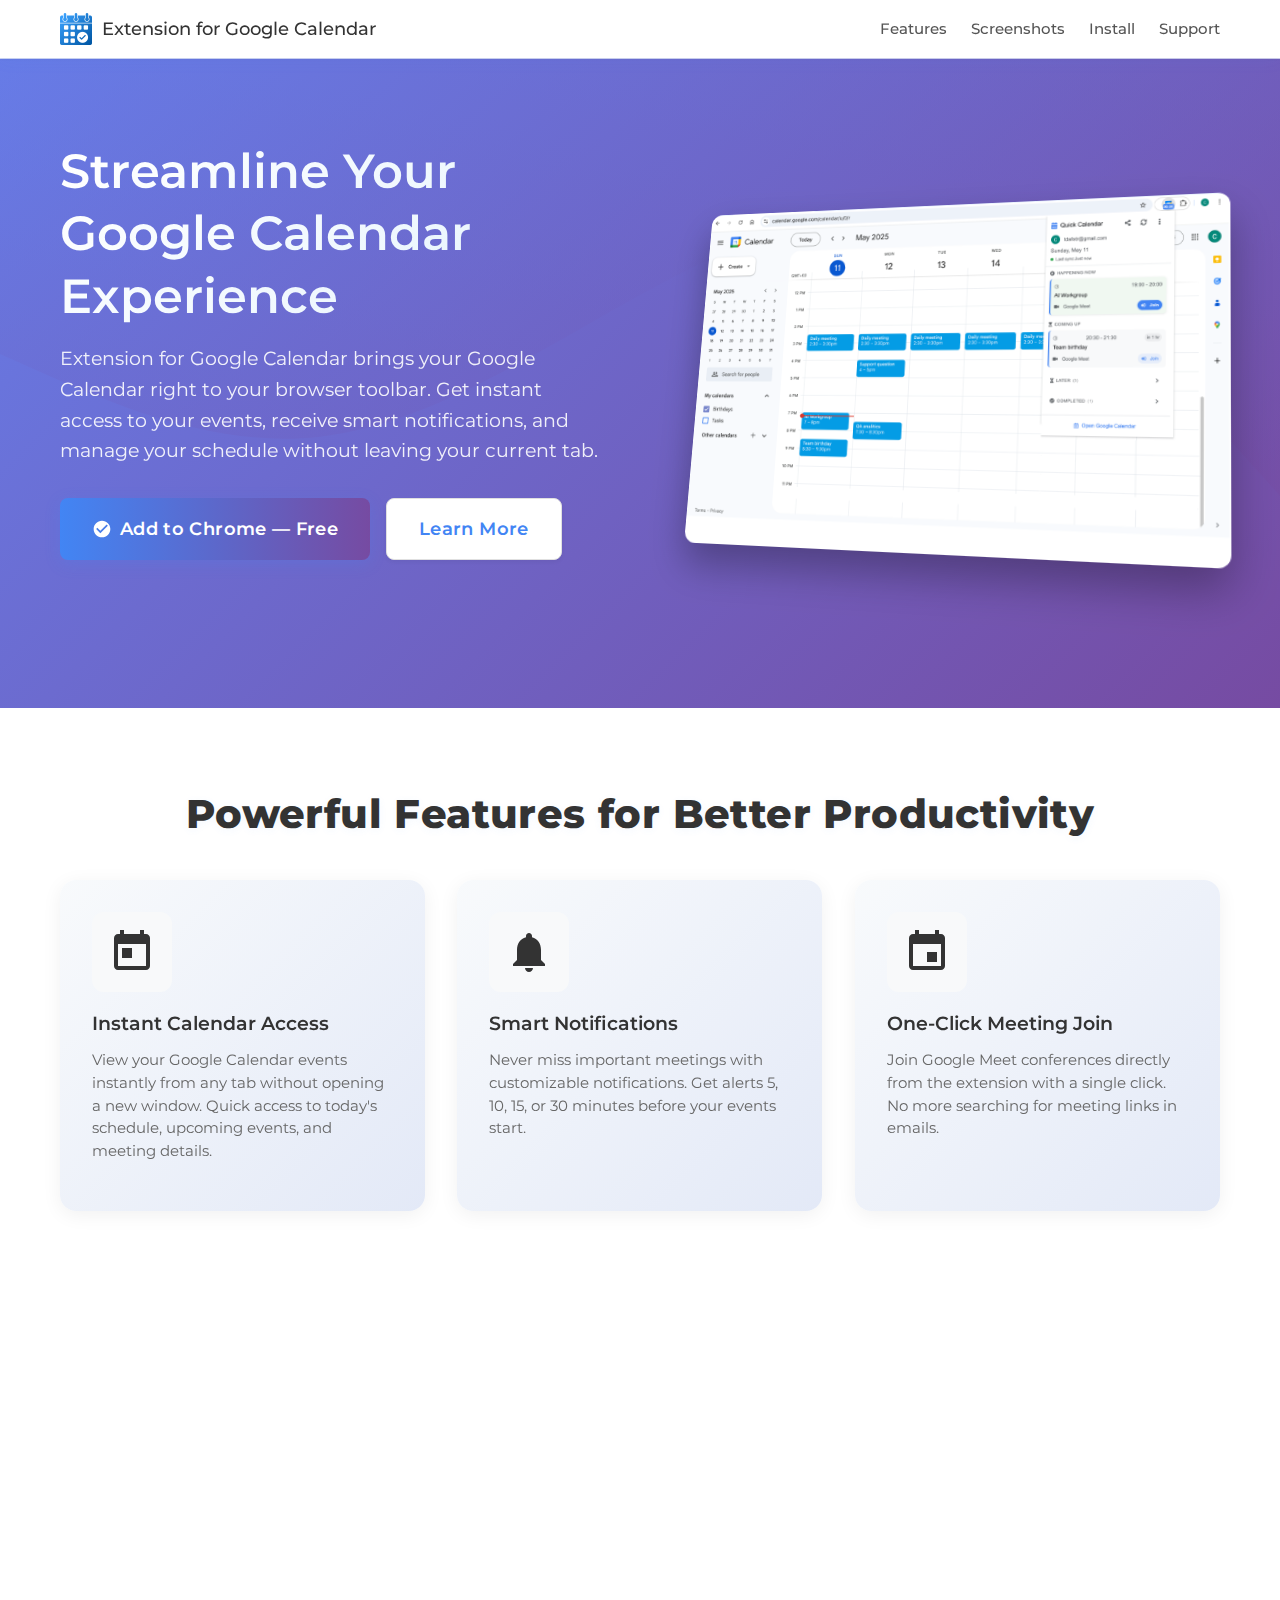
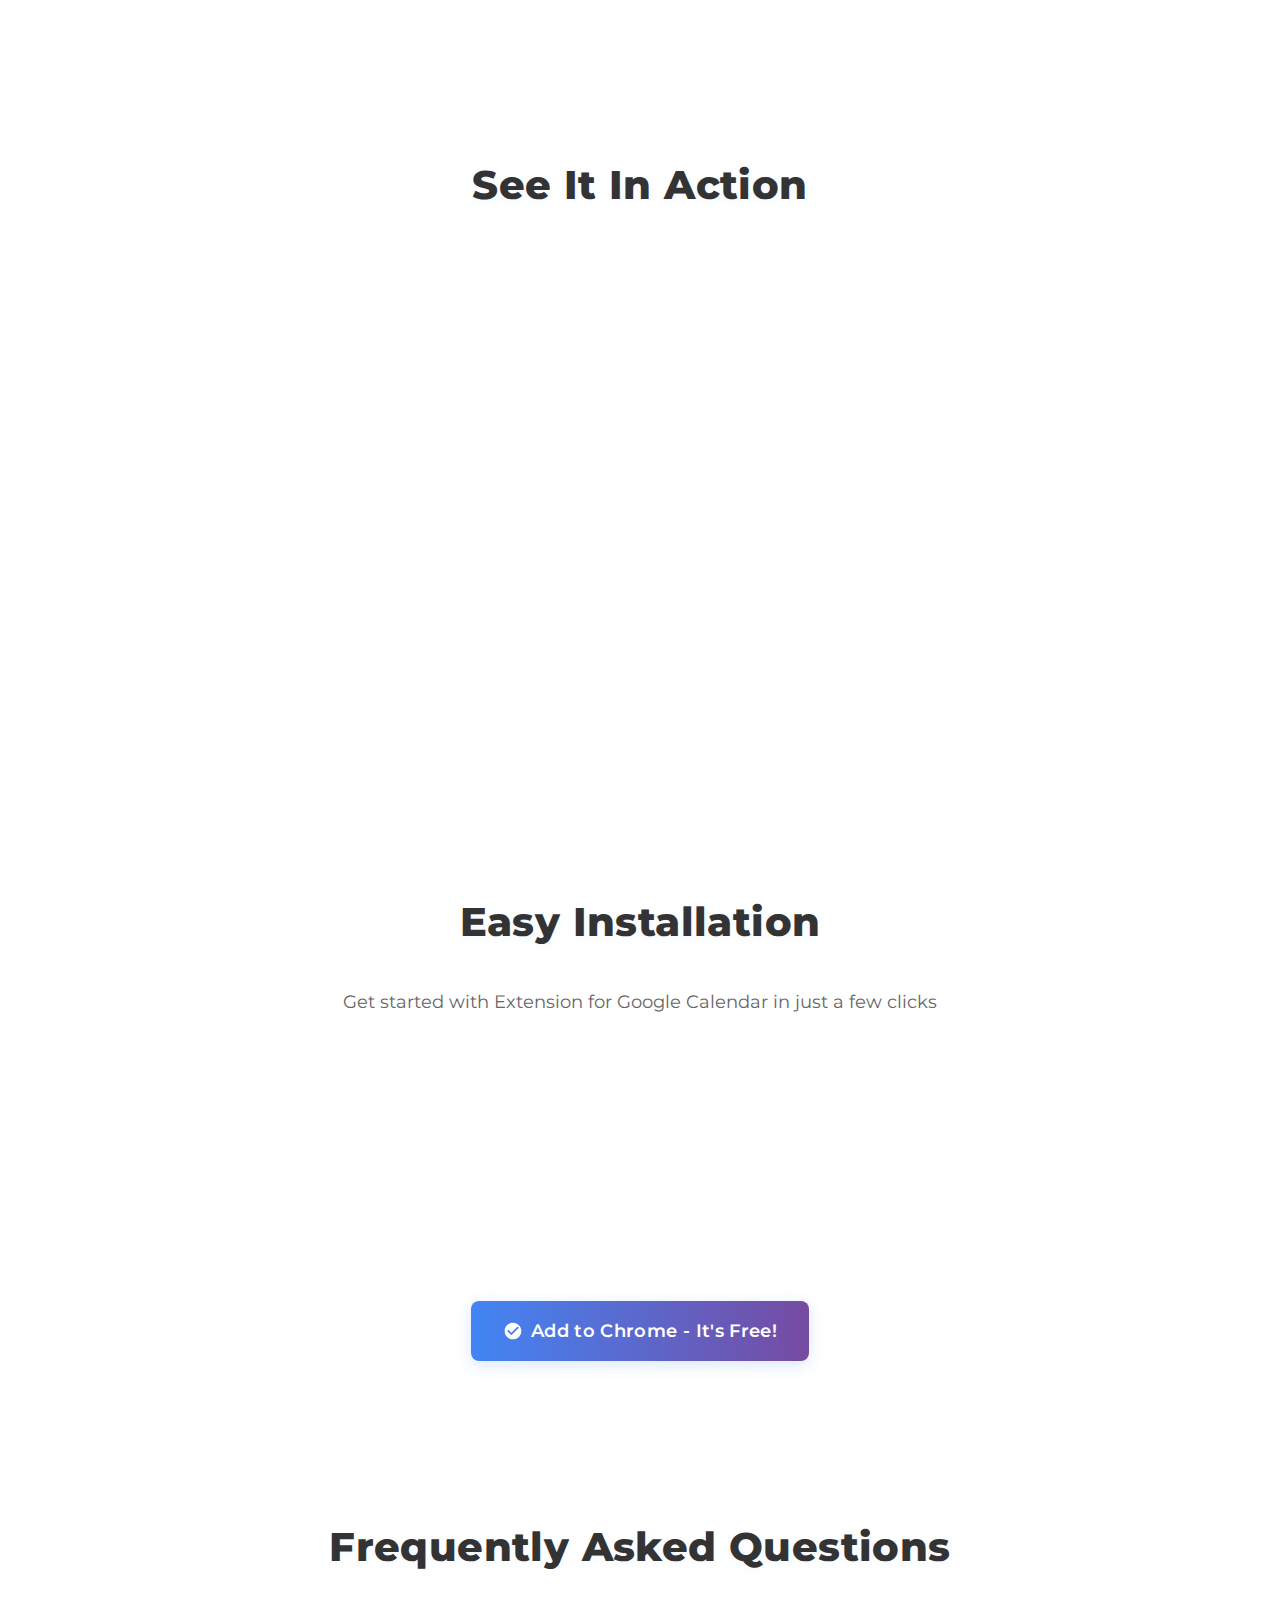
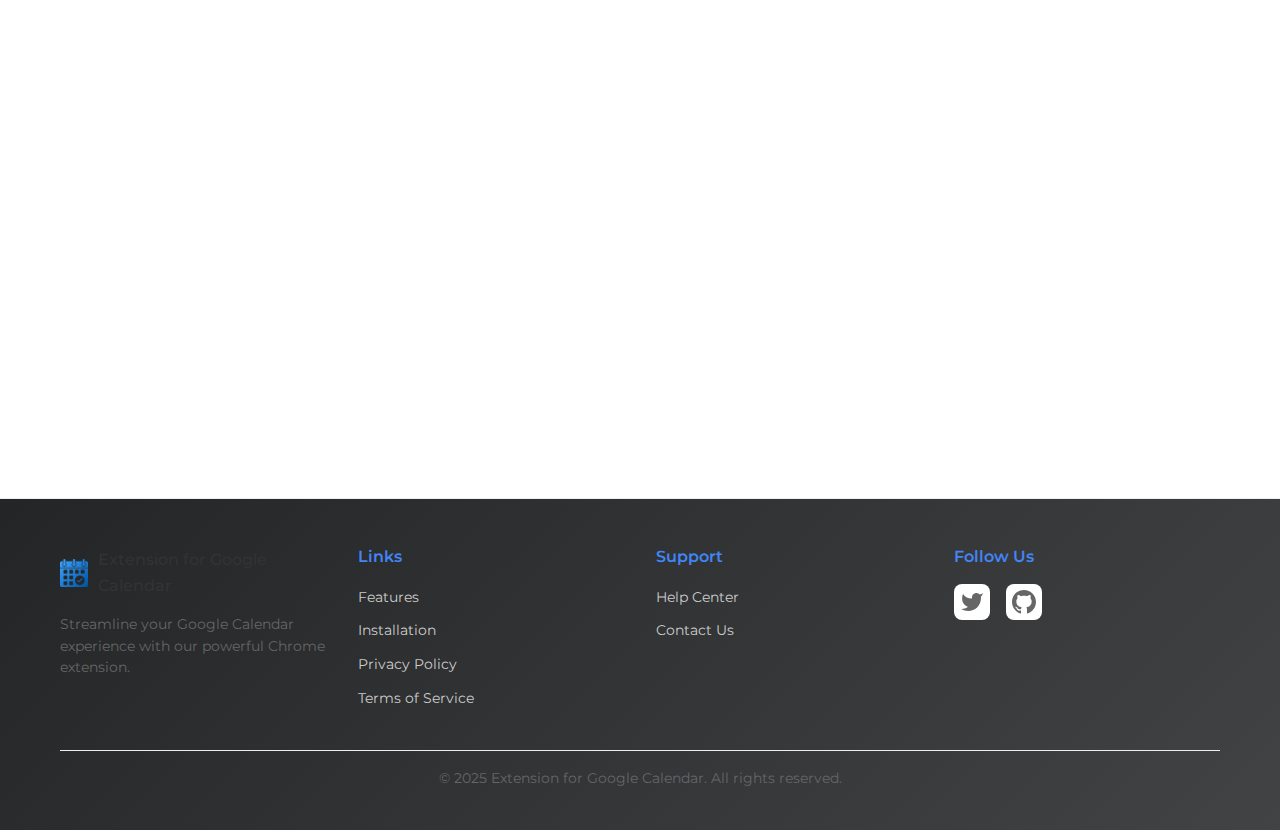
<file: index.html>
<!DOCTYPE html>
<html lang="en">
<head>
    <meta charset="UTF-8">
    <meta name="viewport" content="width=device-width, initial-scale=1.0">
    <meta name="description" content="Extension for Google Calendar - The ultimate Chrome extension for managing your Google Calendar events efficiently. Get instant access to your schedule, notifications, and more.">
    <meta name="keywords" content="Google Calendar, Chrome Extension, Calendar Management, Schedule, Events, Productivity">
    <meta name="author" content="Extension for Google Calendar Team">
    <meta name="google-site-verification" content="4pNOVOvbSgn8t9O8vXvpVzI_owevOi176XF__zDZJfo" />

    <!-- Preload critical resources -->
    <link rel="preload" href="./css/style.css" as="style">
    <link rel="preload" href="./js/script.js" as="script">
    <link rel="preload" href="./images/logo.png" as="image">
    <link rel="preload" href="./images/screenshot1.png" as="image">
    <link rel="preload" href="https://fonts.googleapis.com/css2?family=Montserrat:wght@400;500;600;700;800&display=swap" as="style">

    <!-- Open Graph Meta Tags -->
    <meta property="og:title" content="Extension for Google Calendar - Chrome Extension">
    <meta property="og:description" content="Streamline your Google Calendar experience with our powerful Chrome extension">
    <meta property="og:image" content="./images/logo.png">
    <meta property="og:url" content="https://calendar-extension.site">
    <meta property="og:type" content="website">

    <title>Google Calendar Extension - Chrome Extension for Google Calendar</title>
    <link rel="stylesheet" href="./css/style.css">
    <link rel="icon" type="image/x-icon" href="./favicon.ico">
    <link rel="preconnect" href="https://fonts.googleapis.com">
    <link rel="preconnect" href="https://fonts.gstatic.com" crossorigin>
    <link href="https://fonts.googleapis.com/css2?family=Montserrat:wght@400;500;600;700;800&display=swap" rel="stylesheet">

    <!-- Google Analytics -->
    <!-- Google tag (gtag.js) -->
    <script async src="https://www.googletagmanager.com/gtag/js?id=G-QXGVPVCSRT"></script>
    <script defer src="https://cloud.umami.is/script.js" data-website-id="eca3946f-ed95-4138-87ae-1e05ebd69769"></script>
    <script>
        window.dataLayer = window.dataLayer || [];
        function gtag(){dataLayer.push(arguments);}
        gtag('js', new Date());

        gtag('config', 'G-QXGVPVCSRT');
    </script>
    <script type="text/javascript" data-cmp-ab="1" src="https://cdn.consentmanager.net/delivery/autoblocking/6a880665c2b38.js" data-cmp-host="b.delivery.consentmanager.net" data-cmp-cdn="cdn.consentmanager.net" data-cmp-codesrc="16"></script>
</head>
<body>
<!-- Header -->
<header class="header">
    <nav class="navbar">
        <div class="container">
            <div class="nav-brand">
                <img src="./images/logo.png" alt="Extension for Google Calendar Logo" class="logo">
                <span class="brand-name">Extension for Google Calendar</span>
            </div>
            <ul class="nav-menu">
                <li><a href="#features">Features</a></li>
                <li><a href="#screenshots">Screenshots</a></li>
                <li><a href="#installation">Install</a></li>
                <li><a href="./support.html">Support</a></li>
            </ul>
            <div class="hamburger" aria-label="Открыть меню" tabindex="0">
                <span></span>
                <span></span>
                <span></span>
            </div>
        </div>
    </nav>
</header>

<!-- Hero Section -->
<section class="hero">
    <div class="hero-bg-svg" aria-hidden="true">
        <svg width="100%" height="100%" viewBox="0 0 1440 320" fill="none" xmlns="http://www.w3.org/2000/svg" preserveAspectRatio="none" style="position:absolute;top:0;left:0;width:100%;height:100%;z-index:0;">
            <defs>
                <linearGradient id="heroGradient" x1="0" y1="0" x2="1" y2="1">
                    <stop offset="0%" stop-color="#667eea"/>
                    <stop offset="100%" stop-color="#764ba2"/>
                </linearGradient>
            </defs>
            <path d="M0,160L60,170.7C120,181,240,203,360,197.3C480,192,600,160,720,133.3C840,107,960,85,1080,101.3C1200,117,1320,171,1380,197.3L1440,224L1440,0L1380,0C1320,0,1200,0,1080,0C960,0,840,0,720,0C600,0,480,0,360,0C240,0,120,0,60,0L0,0Z" fill="url(#heroGradient)" fill-opacity="0.4"/>
        </svg>
    </div>
    <div class="container hero-grid">
        <div class="hero-content">
            <h1 class="hero-title">Streamline Your Google Calendar Experience</h1>
            <p class="hero-description">
                Extension for Google Calendar brings your Google Calendar right to your browser toolbar.
                Get instant access to your events, receive smart notifications, and manage your schedule
                without leaving your current tab.
            </p>
            <div class="hero-buttons">
                <a href="#installation" class="btn btn-primary btn-large" aria-label="Add to Chrome">
                    <svg width="24" height="24" viewBox="0 0 24 24" fill="currentColor">
                        <path d="M12 2C6.48 2 2 6.48 2 12s4.48 10 10 10 10-4.48 10-10S17.52 2 12 2zm-2 15l-5-5 1.41-1.41L10 14.17l7.59-7.59L19 8l-9 9z"/>
                    </svg>
                    Add to Chrome — Free
                </a>
                <a href="#features" class="btn btn-secondary btn-large" aria-label="Learn More">Learn More</a>
            </div>
        </div>
        <div class="hero-image-container">
            <div class="hero-mockup">
                <img src="./images/screenshot1.png" alt="Extension for Google Calendar Interface" class="hero-image">
            </div>
        </div>
    </div>
</section>

<!-- Features Section -->
<section id="features" class="features">
    <div class="container">
        <h2 class="section-title">Powerful Features for Better Productivity</h2>
        <div class="features-grid">
            <div class="feature-card">
                <div class="feature-icon">
                    <svg width="48" height="48" viewBox="0 0 24 24" fill="currentColor">
                        <path d="M19 3h-1V1h-2v2H8V1H6v2H5c-1.11 0-1.99.9-1.99 2L3 19c0 1.1.89 2 2 2h14c1.1 0 2-.9 2-2V5c0-1.1-.9-2-2-2zm0 16H5V8h14v11zM7 10h5v5H7z"/>
                    </svg>
                </div>
                <h3>Instant Calendar Access</h3>
                <p>View your Google Calendar events instantly from any tab without opening a new window. Quick access to today's schedule, upcoming events, and meeting details.</p>
            </div>

            <div class="feature-card">
                <div class="feature-icon">
                    <svg width="48" height="48" viewBox="0 0 24 24" fill="currentColor">
                        <path d="M12 22c1.1 0 2-.9 2-2h-4c0 1.1.9 2 2 2zm6-6v-5c0-3.07-1.64-5.64-4.5-6.32V4c0-.83-.67-1.5-1.5-1.5s-1.5.67-1.5 1.5v.68C7.63 5.36 6 7.92 6 11v5l-2 2v1h16v-1l-2-2z"/>
                    </svg>
                </div>
                <h3>Smart Notifications</h3>
                <p>Never miss important meetings with customizable notifications. Get alerts 5, 10, 15, or 30 minutes before your events start.</p>
            </div>

            <div class="feature-card">
                <div class="feature-icon">
                    <svg width="48" height="48" viewBox="0 0 24 24" fill="currentColor">
                        <path d="M17 12h-5v5h5v-5zM16 1v2H8V1H6v2H5c-1.11 0-1.99.9-1.99 2L3 19c0 1.1.89 2 2 2h14c1.1 0 2-.9 2-2V5c0-1.1-.9-2-2-2h-1V1h-2zm3 18H5V8h14v11z"/>
                    </svg>
                </div>
                <h3>One-Click Meeting Join</h3>
                <p>Join Google Meet conferences directly from the extension with a single click. No more searching for meeting links in emails.</p>
            </div>

            <div class="feature-card">
                <div class="feature-icon">
                    <svg width="48" height="48" viewBox="0 0 24 24" fill="currentColor">
                        <path d="M12 2l3.09 6.26L22 9.27l-5 4.87 1.18 6.88L12 17.77l-6.18 3.25L7 14.14 2 9.27l6.91-1.01L12 2z"/>
                    </svg>
                </div>
                <h3>Multiple Account Support</h3>
                <p>Seamlessly switch between multiple Google accounts. Perfect for managing both personal and work calendars.</p>
            </div>

            <div class="feature-card">
                <div class="feature-icon">
                    <svg width="48" height="48" viewBox="0 0 24 24" fill="currentColor">
                        <path d="M12 2C6.48 2 2 6.48 2 12s4.48 10 10 10 10-4.48 10-10S17.52 2 12 2zm-2 15l-5-5 1.41-1.41L10 14.17l7.59-7.59L19 8l-9 9z"/>
                    </svg>
                </div>
                <h3>Dark Mode Support</h3>
                <p>Beautiful interface that adapts to your system preferences. Enjoy a comfortable viewing experience in both light and dark themes.</p>
            </div>

            <div class="feature-card">
                <div class="feature-icon">
                    <svg width="48" height="48" viewBox="0 0 24 24" fill="currentColor">
                        <path d="M11.99 2C6.47 2 2 6.48 2 12s4.47 10 9.99 10C17.52 22 22 17.52 22 12S17.52 2 11.99 2zM18.92 8h-2.95c-.32-1.25-.78-2.45-1.38-3.56 1.84.63 3.37 1.91 4.33 3.56zM12 4.04c.83 1.2 1.48 2.53 1.91 3.96h-3.82c.43-1.43 1.08-2.76 1.91-3.96zM4.26 14C4.1 13.36 4 12.69 4 12s.1-1.36.26-2h3.38c-.08.66-.14 1.32-.14 2 0 .68.06 1.34.14 2H4.26zm.82 2h2.95c.32 1.25.78 2.45 1.38 3.56-1.84-.63-3.37-1.9-4.33-3.56zm2.95-8H5.08c.96-1.66 2.49-2.93 4.33-3.56C8.81 5.55 8.35 6.75 8.03 8zM12 19.96c-.83-1.2-1.48-2.53-1.91-3.96h3.82c-.43 1.43-1.08 2.76-1.91 3.96zM14.34 14H9.66c-.09-.66-.16-1.32-.16-2 0-.68.07-1.35.16-2h4.68c.09.65.16 1.32.16 2 0 .68-.07 1.34-.16 2zm.25 5.56c.6-1.11 1.06-2.31 1.38-3.56h2.95c-.96 1.65-2.49 2.93-4.33 3.56zM16.36 14c.08-.66.14-1.32.14-2 0-.68-.06-1.34-.14-2h3.38c.16.64.26 1.31.26 2s-.1 1.36-.26 2h-3.38z"/>
                    </svg>
                </div>
                <h3>Multi-Language Support</h3>
                <p>Available in 9 languages including English, Spanish, French, German, Italian, Portuguese, Russian, Japanese, and Chinese.</p>
            </div>
        </div>
    </div>
</section>

<!-- Screenshots Section -->
<section id="screenshots" class="screenshots">
    <div class="container">
        <h2 class="section-title">See It In Action</h2>
        <div class="screenshots-grid">
            <div class="screenshot-item">
                <img src="./images/screenshot1.png" alt="Main Calendar View" loading="lazy">
                <h3>Clean Calendar Interface</h3>
                <p>View your events in a beautifully designed, easy-to-read interface</p>
            </div>
            <div class="screenshot-item">
                <img src="./images/screenshot2.png" alt="Meeting Notifications" loading="lazy">
                <h3>Smart Notifications</h3>
                <p>Get timely reminders with customizable notification settings</p>
            </div>
            <div class="screenshot-item">
                <img src="./images/screenshot3.png" alt="Settings Panel" loading="lazy">
                <h3>Customizable Settings</h3>
                <p>Personalize your experience with extensive customization options</p>
            </div>
        </div>
    </div>
</section>

<!-- Installation Section -->
<section id="installation" class="installation">
    <div class="container">
        <div class="installation-content">
            <h2 class="section-title">Easy Installation</h2>
            <p class="installation-description">Get started with Extension for Google Calendar in just a few clicks</p>

            <div class="installation-steps">
                <div class="step">
                    <div class="step-number">1</div>
                    <div class="step-content">
                        <h3>Add to Chrome</h3>
                        <p>Click the "Add to Chrome" button to install the extension</p>
                    </div>
                </div>
                <div class="step">
                    <div class="step-number">2</div>
                    <div class="step-content">
                        <h3>Sign In</h3>
                        <p>Connect your Google account to access your calendar</p>
                    </div>
                </div>
                <div class="step">
                    <div class="step-number">3</div>
                    <div class="step-content">
                        <h3>Start Using</h3>
                        <p>Click the extension icon to view your events and notifications</p>
                    </div>
                </div>
            </div>

            <div class="installation-cta">
                <a href="https://chromewebstore.google.com/detail/google-calendar-extension/dfbpjijneaihingmldgpgcodglkoamoe" class="btn btn-primary btn-large" target="_blank" rel="noopener">
                    <svg width="24" height="24" viewBox="0 0 24 24" fill="currentColor">
                        <path d="M12 2C6.48 2 2 6.48 2 12s4.48 10 10 10 10-4.48 10-10S17.52 2 12 2zm-2 15l-5-5 1.41-1.41L10 14.17l7.59-7.59L19 8l-9 9z"/>
                    </svg>
                    Add to Chrome - It's Free!
                </a>
            </div>
        </div>
    </div>
</section>

<!-- FAQ Section -->
<section class="faq">
    <div class="container">
        <h2 class="section-title">Frequently Asked Questions</h2>
        <div class="faq-list">
            <div class="faq-item">
                <div class="faq-question">
                    <h3>Is Extension for Google Calendar free to use?</h3>
                    <span class="faq-toggle">+</span>
                </div>
                <div class="faq-answer">
                    <p>Yes! Extension for Google Calendar is completely free to use with no hidden fees or premium subscriptions required.</p>
                </div>
            </div>

            <div class="faq-item">
                <div class="faq-question">
                    <h3>How do I install the extension?</h3>
                    <span class="faq-toggle">+</span>
                </div>
                <div class="faq-answer">
                    <p>Simply click the "Add to Chrome" button, and the extension will be automatically installed. You'll then need to sign in with your Google account to access your calendar.</p>
                </div>
            </div>

            <div class="faq-item">
                <div class="faq-question">
                    <h3>Does the extension access my personal data?</h3>
                    <span class="faq-toggle">+</span>
                </div>
                <div class="faq-answer">
                    <p>We only access your Google Calendar data to display your events. We do not store, share, or sell your personal information. Please read our <a href="./privacy-policy.html">Privacy Policy</a> for more details.</p>
                </div>
            </div>

            <div class="faq-item">
                <div class="faq-question">
                    <h3>Can I use multiple Google accounts?</h3>
                    <span class="faq-toggle">+</span>
                </div>
                <div class="faq-answer">
                    <p>Yes! The extension supports multiple Google accounts, allowing you to easily switch between personal and work calendars.</p>
                </div>
            </div>

            <div class="faq-item">
                <div class="faq-question">
                    <h3>How do I get support?</h3>
                    <span class="faq-toggle">+</span>
                </div>
                <div class="faq-answer">
                    <p>If you need help or have questions, please visit our <a href="./support.html">Support Page</a> or contact us directly through the extension's feedback form.</p>
                </div>
            </div>
        </div>
    </div>
</section>

<!-- Footer -->
<footer class="footer">
    <div class="container">
        <div class="footer-content">
            <div class="footer-section">
                <div class="footer-brand">
                    <img src="./images/logo.png" alt="Extension for Google Calendar Logo" class="footer-logo">
                    <span class="footer-brand-name">Extension for Google Calendar</span>
                </div>
                <p class="footer-description">Streamline your Google Calendar experience with our powerful Chrome extension.</p>
            </div>

            <div class="footer-section">
                <h4>Links</h4>
                <ul class="footer-links">
                    <li><a href="#features">Features</a></li>
                    <li><a href="#installation">Installation</a></li>
                    <li><a href="./privacy-policy.html">Privacy Policy</a></li>
                    <li><a href="./terms-of-service.html">Terms of Service</a></li>
                </ul>
            </div>

            <div class="footer-section">
                <h4>Support</h4>
                <ul class="footer-links">
                    <li><a href="./support.html">Help Center</a></li>
                    <li><a href="mailto:tdallstr@gmail.com">Contact Us</a></li>
                </ul>
            </div>

            <div class="footer-section">
                <h4>Follow Us</h4>
                <div class="social-links">
                    <a href="#" aria-label="Twitter">
                        <svg width="24" height="24" viewBox="0 0 24 24" fill="currentColor">
                            <path d="M23 3a10.9 10.9 0 0 1-3.14 1.53 4.48 4.48 0 0 0-7.86 3v1A10.66 10.66 0 0 1 3 4s-4 9 5 13a11.64 11.64 0 0 1-7 2c9 5 20 0 20-11.5a4.5 4.5 0 0 0-.08-.83A7.72 7.72 0 0 0 23 3z"/>
                        </svg>
                    </a>
                    <a href="#" aria-label="GitHub">
                        <svg width="24" height="24" viewBox="0 0 24 24" fill="currentColor">
                            <path d="M12 0c-6.626 0-12 5.373-12 12 0 5.302 3.438 9.8 8.207 11.387.599.111.793-.261.793-.577v-2.234c-3.338.726-4.033-1.416-4.033-1.416-.546-1.387-1.333-1.756-1.333-1.756-1.089-.745.083-.729.083-.729 1.205.084 1.839 1.237 1.839 1.237 1.07 1.834 2.807 1.304 3.492.997.107-.775.418-1.305.762-1.604-2.665-.305-5.467-1.334-5.467-5.931 0-1.311.469-2.381 1.236-3.221-.124-.303-.535-1.524.117-3.176 0 0 1.008-.322 3.301 1.23.957-.266 1.983-.399 3.003-.404 1.02.005 2.047.138 3.006.404 2.291-1.552 3.297-1.23 3.297-1.23.653 1.653.242 2.874.118 3.176.77.84 1.235 1.911 1.235 3.221 0 4.609-2.807 5.624-5.479 5.921.43.372.823 1.102.823 2.222v3.293c0 .319.192.694.801.576 4.765-1.589 8.199-6.086 8.199-11.386 0-6.627-5.373-12-12-12z"/>
                        </svg>
                    </a>
                </div>
            </div>
        </div>

        <div class="footer-bottom">
            <p>&copy; 2025 Extension for Google Calendar. All rights reserved.</p>
        </div>
    </div>
</footer>

<script src="./js/script.js"></script>
</body>
</html>
</file>
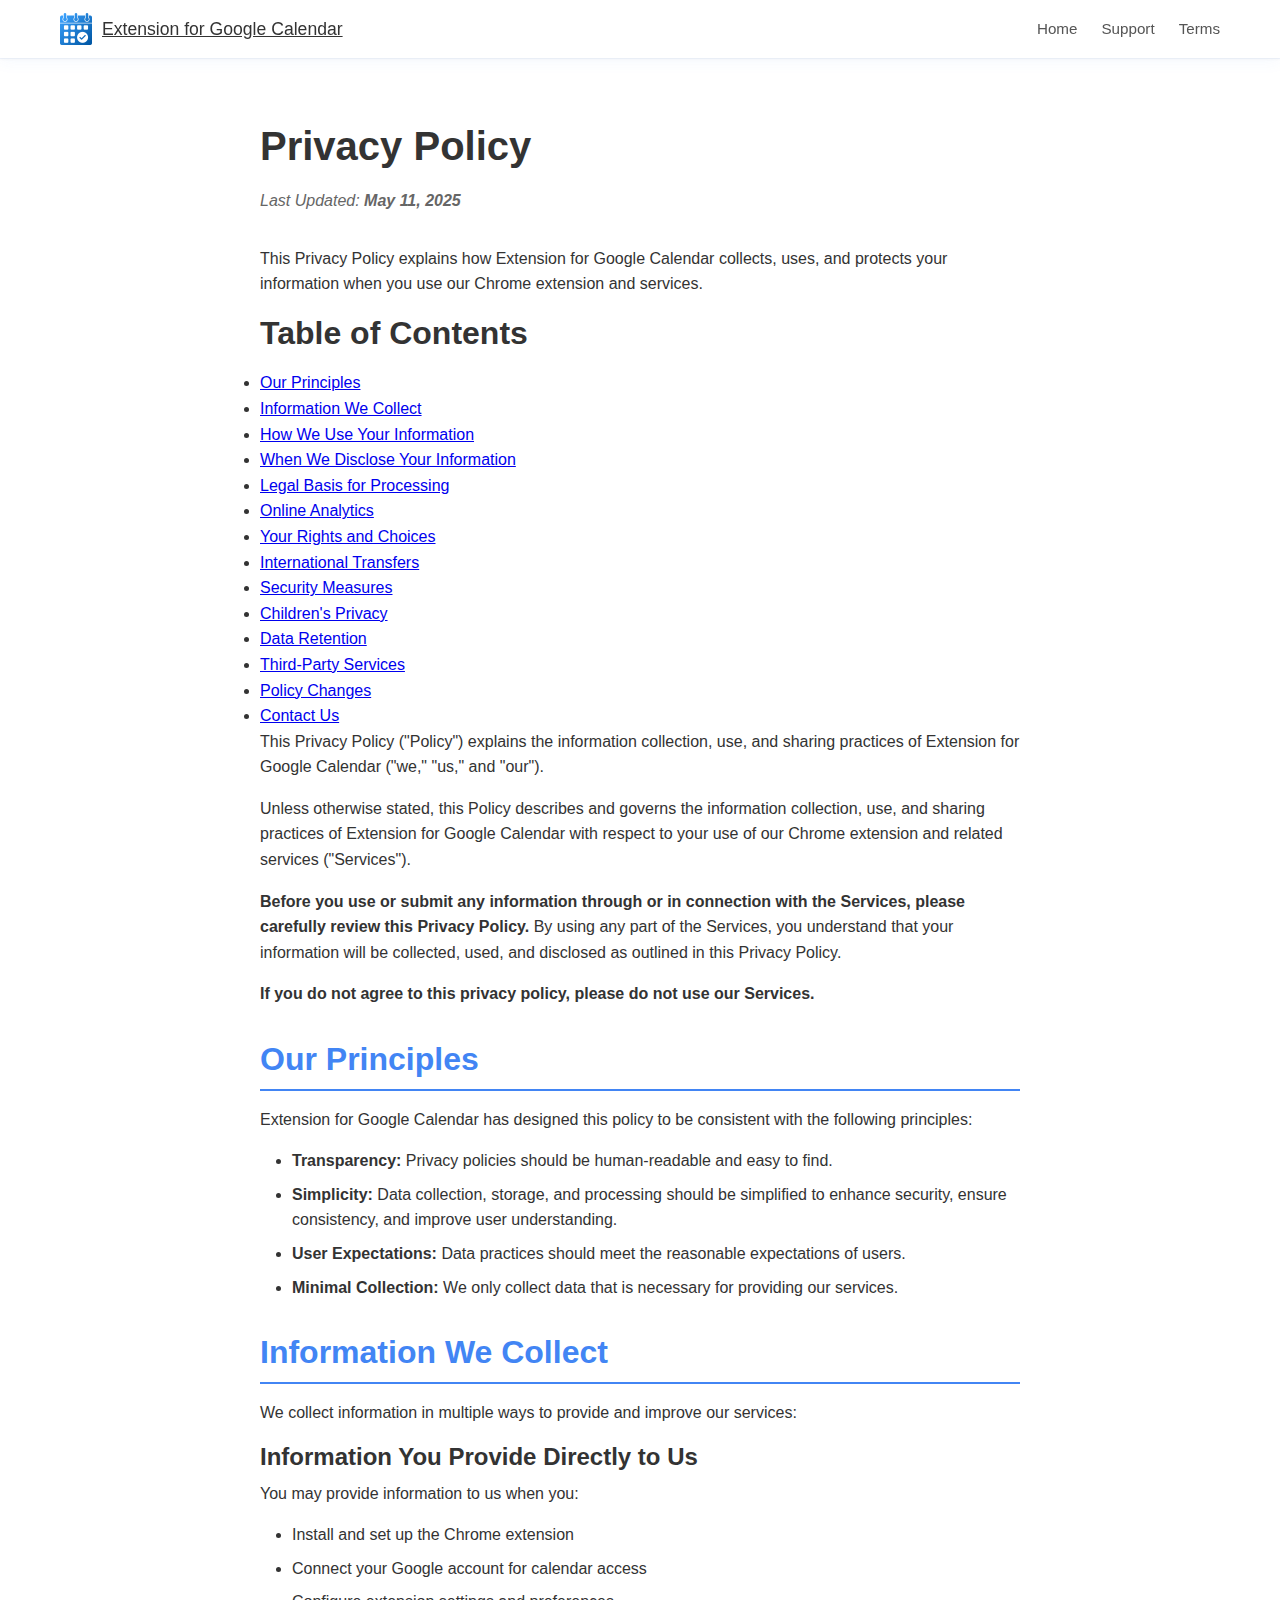
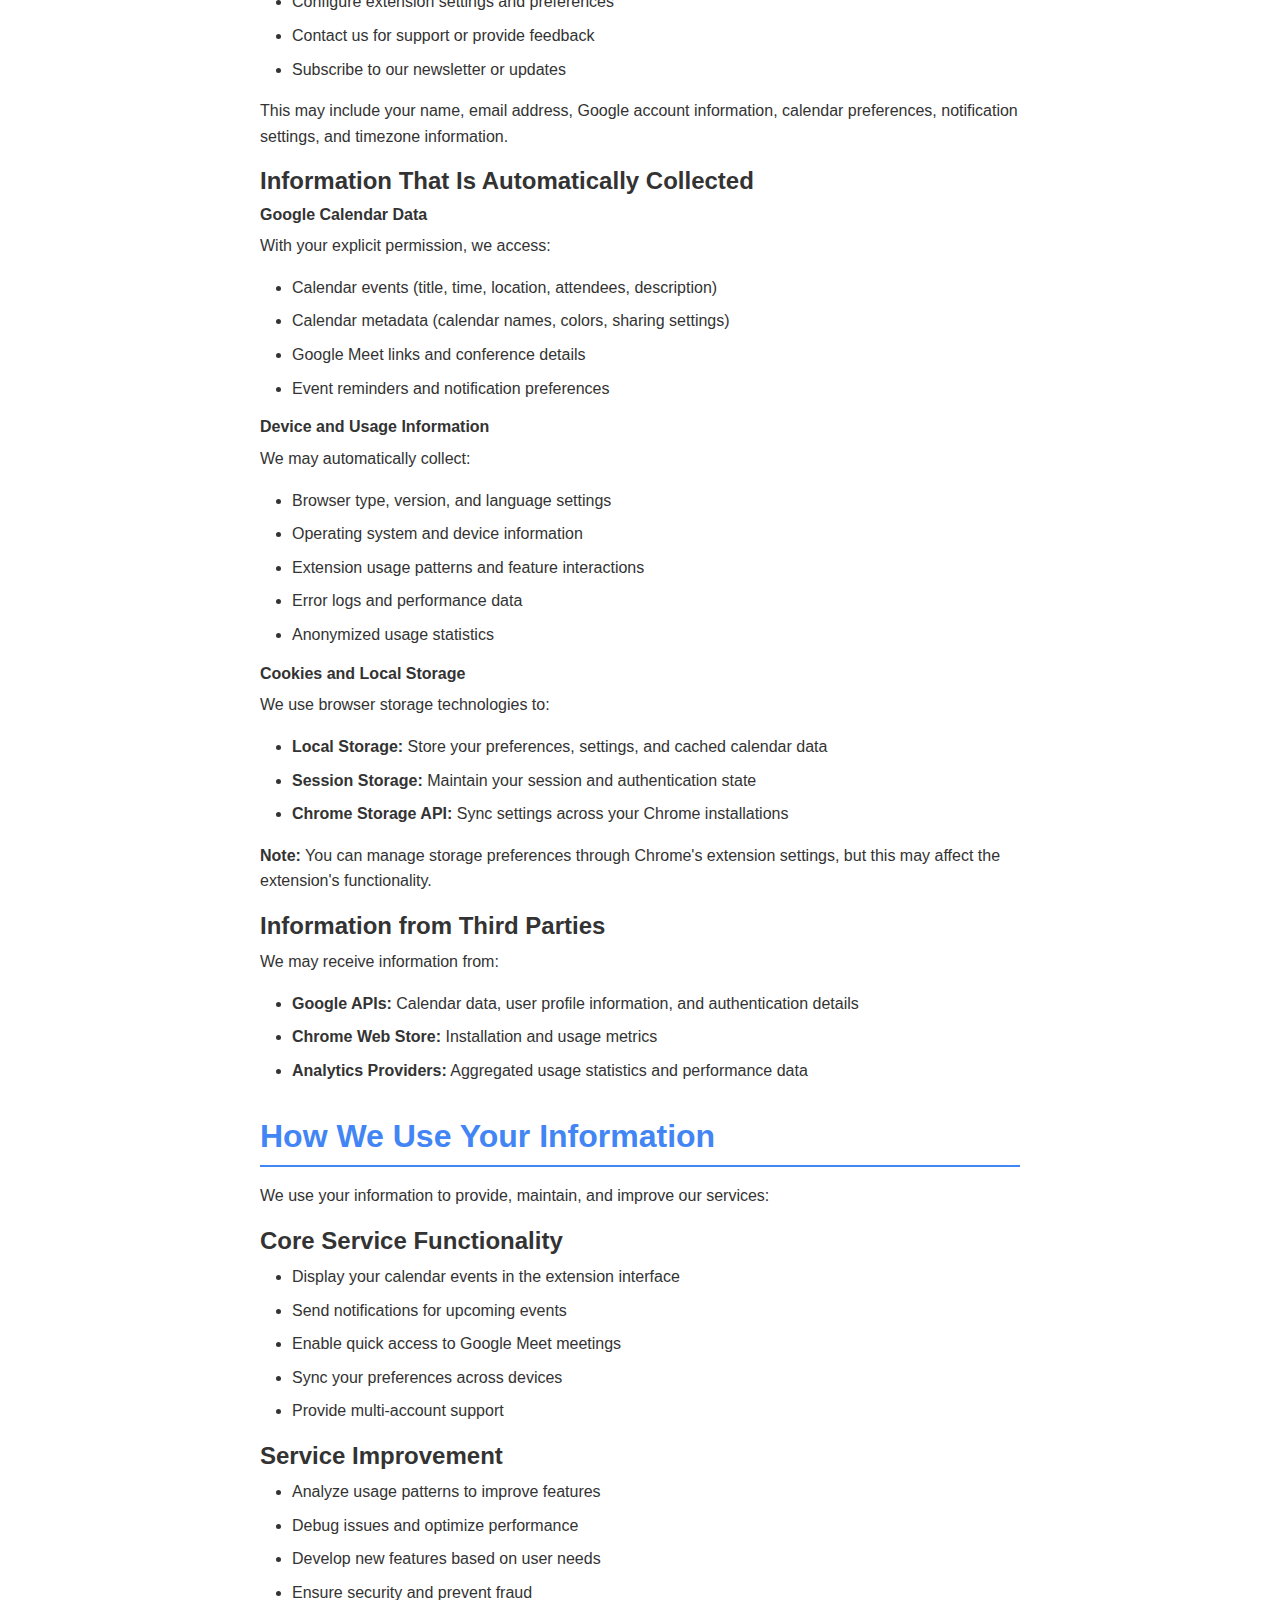
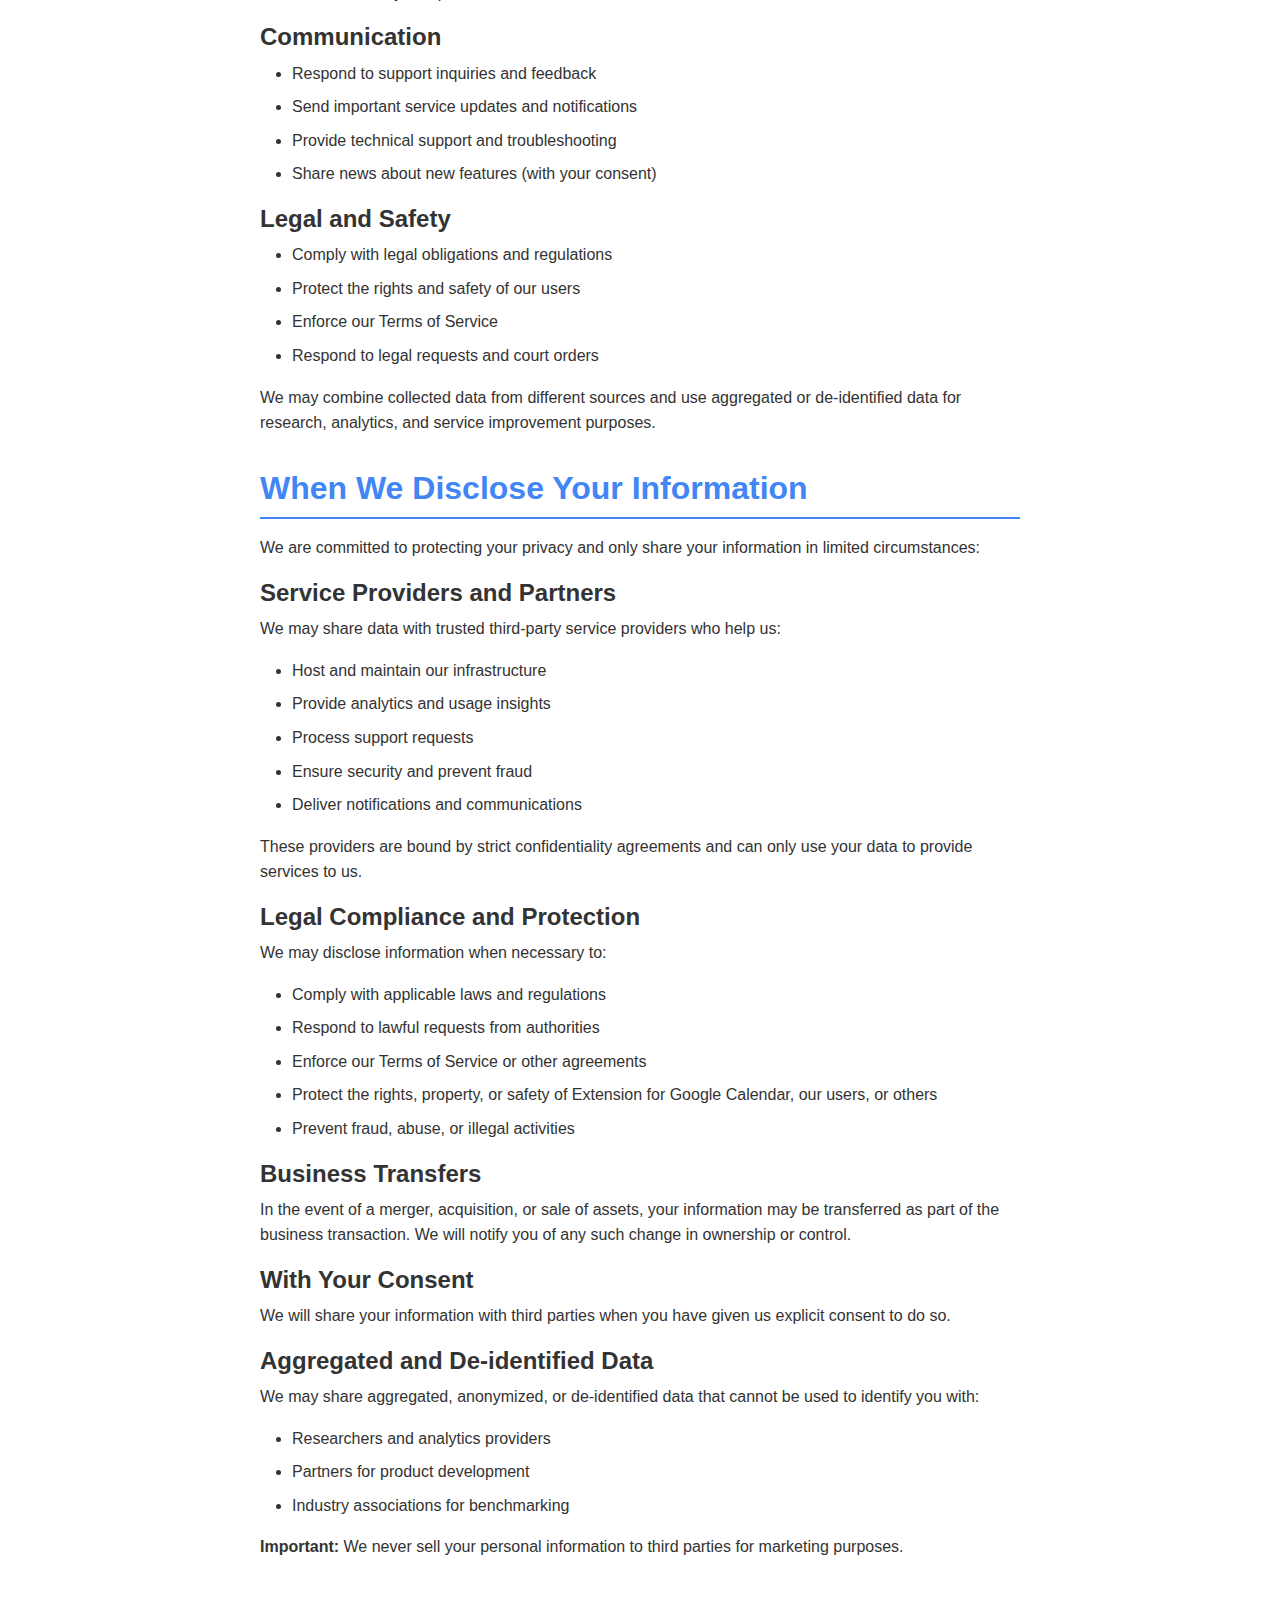
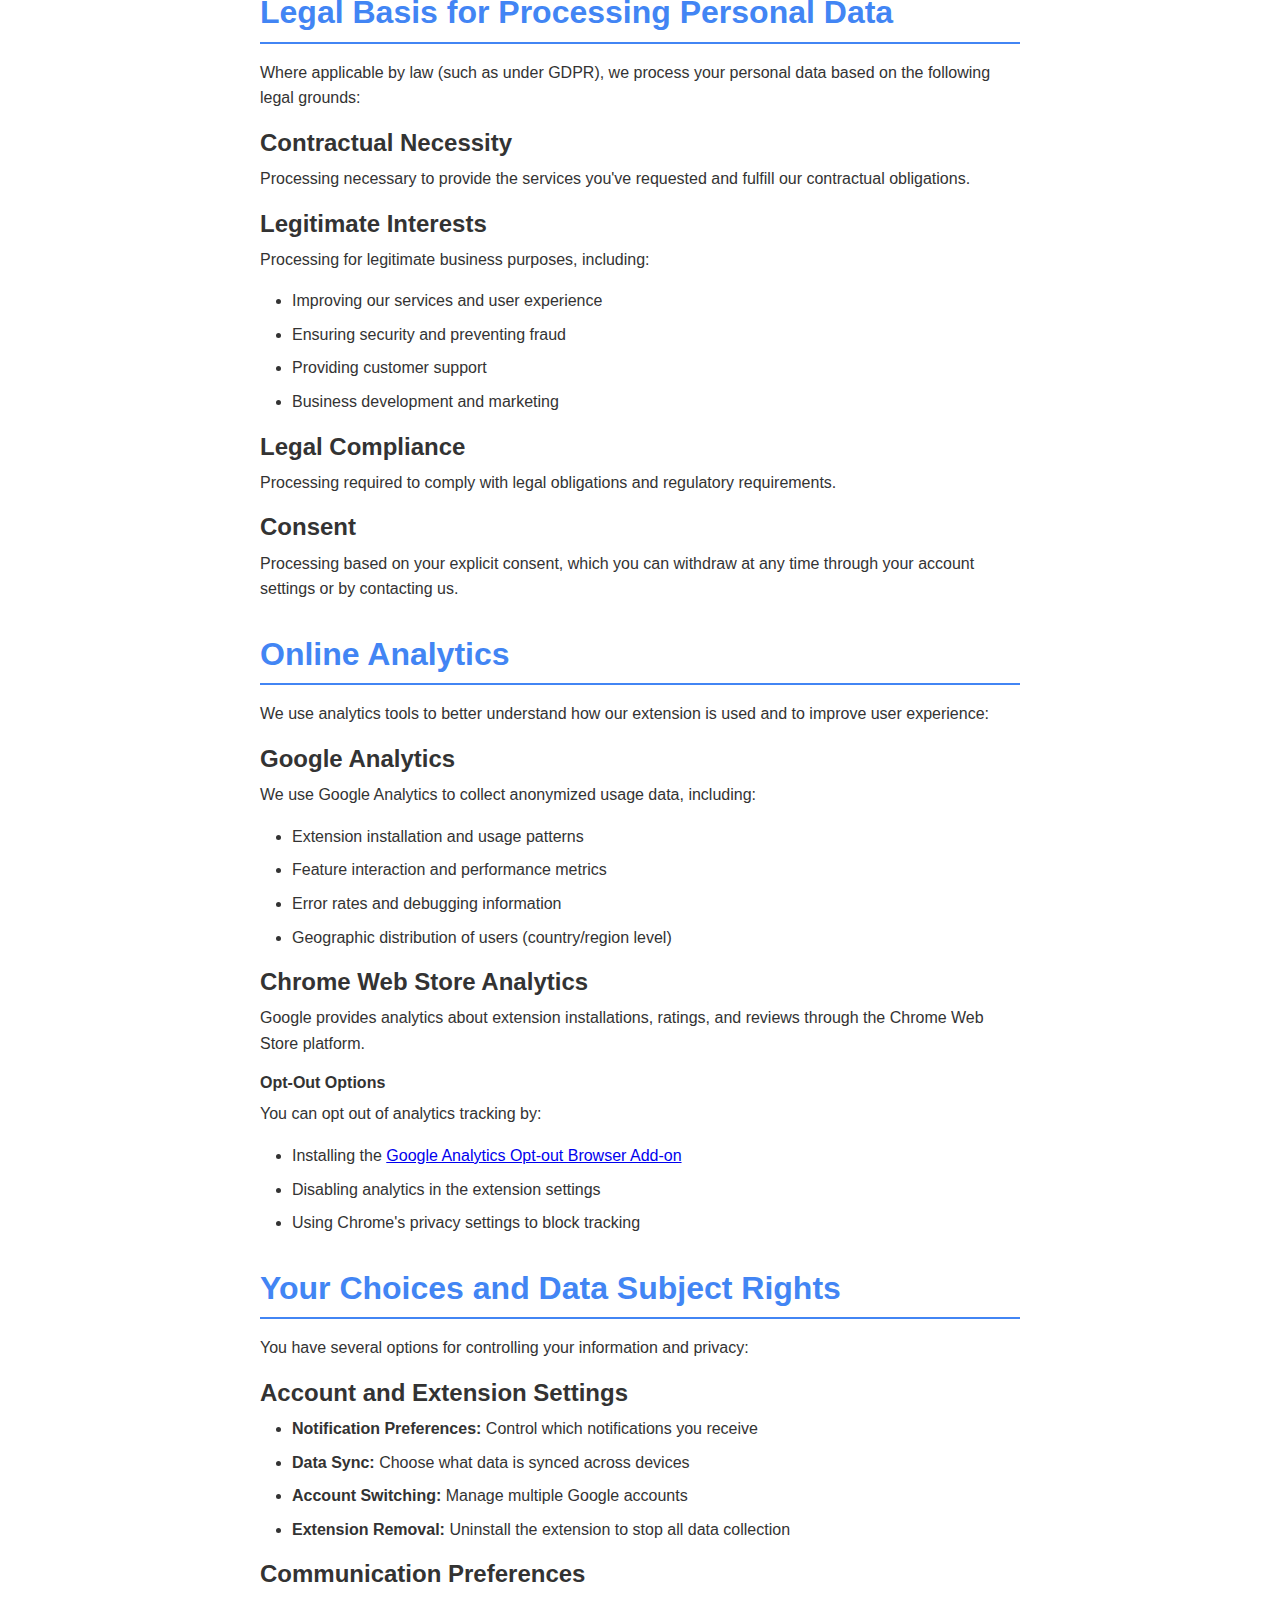
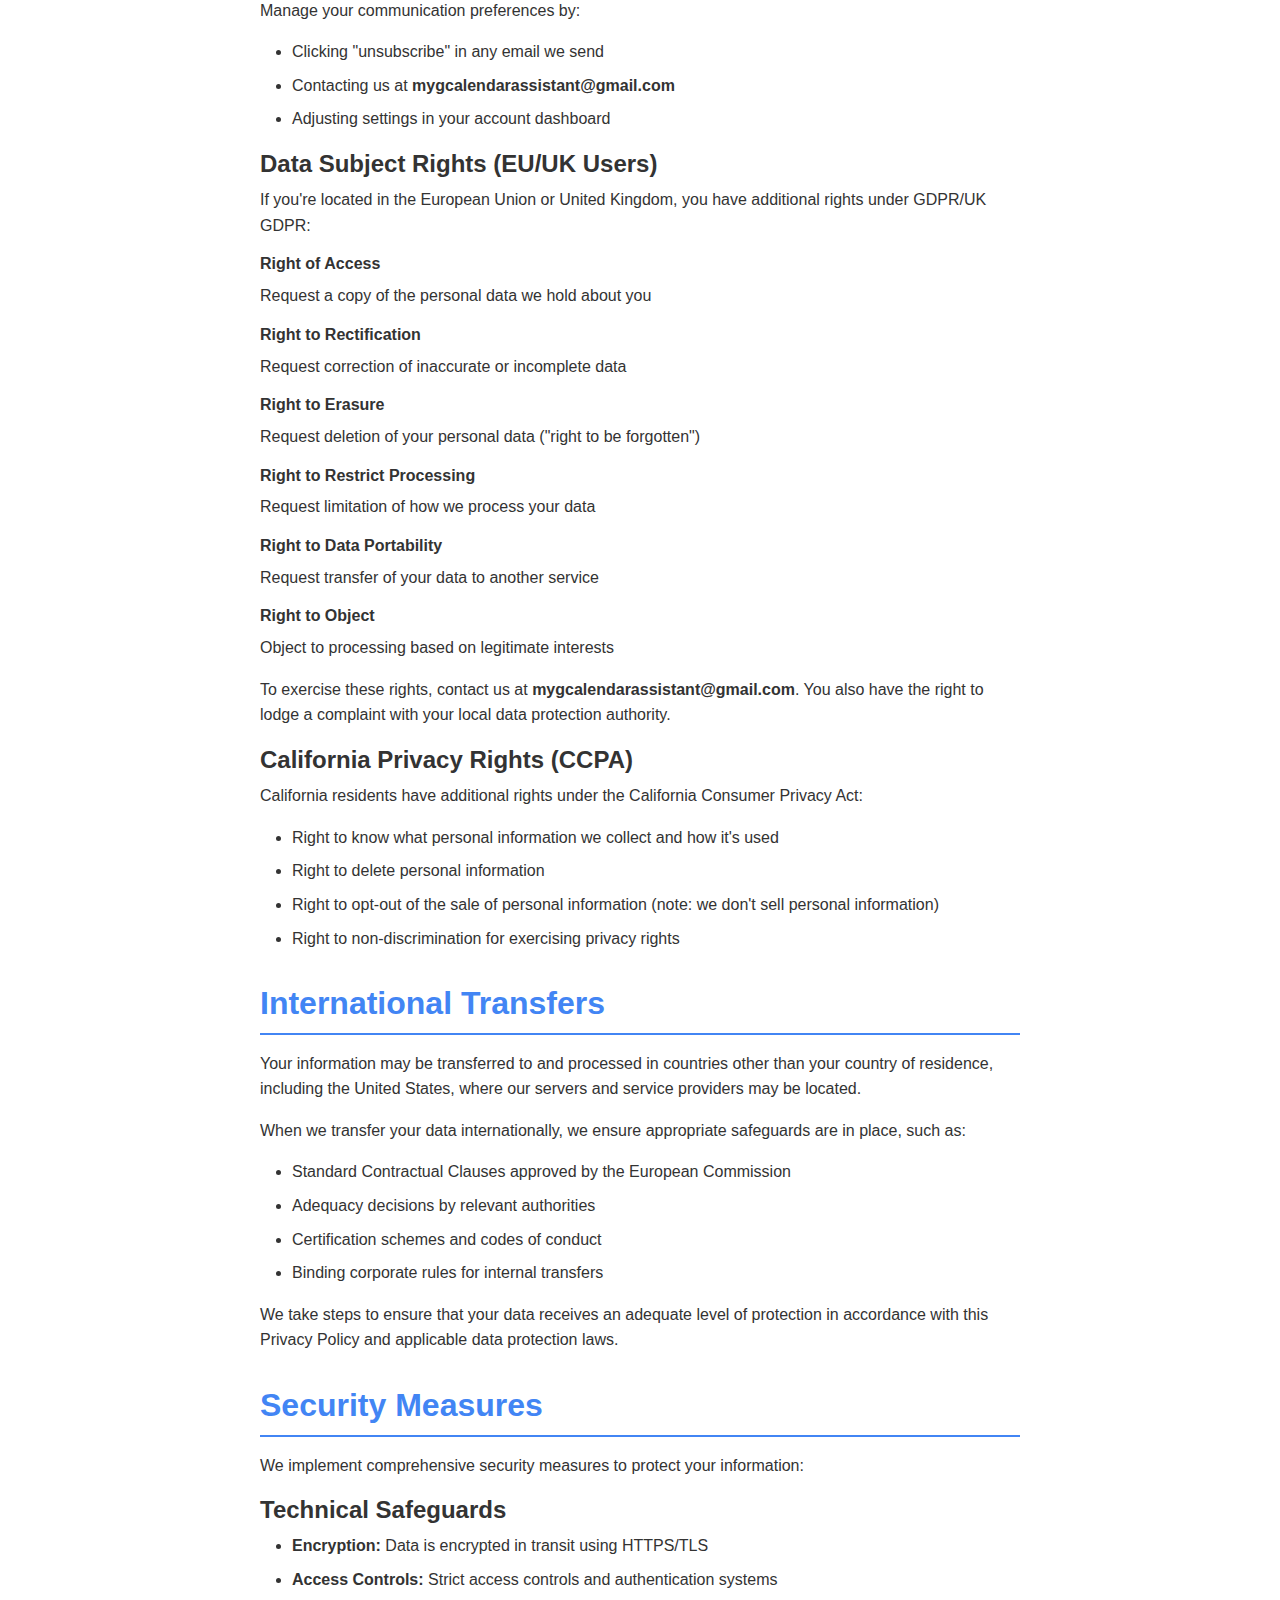
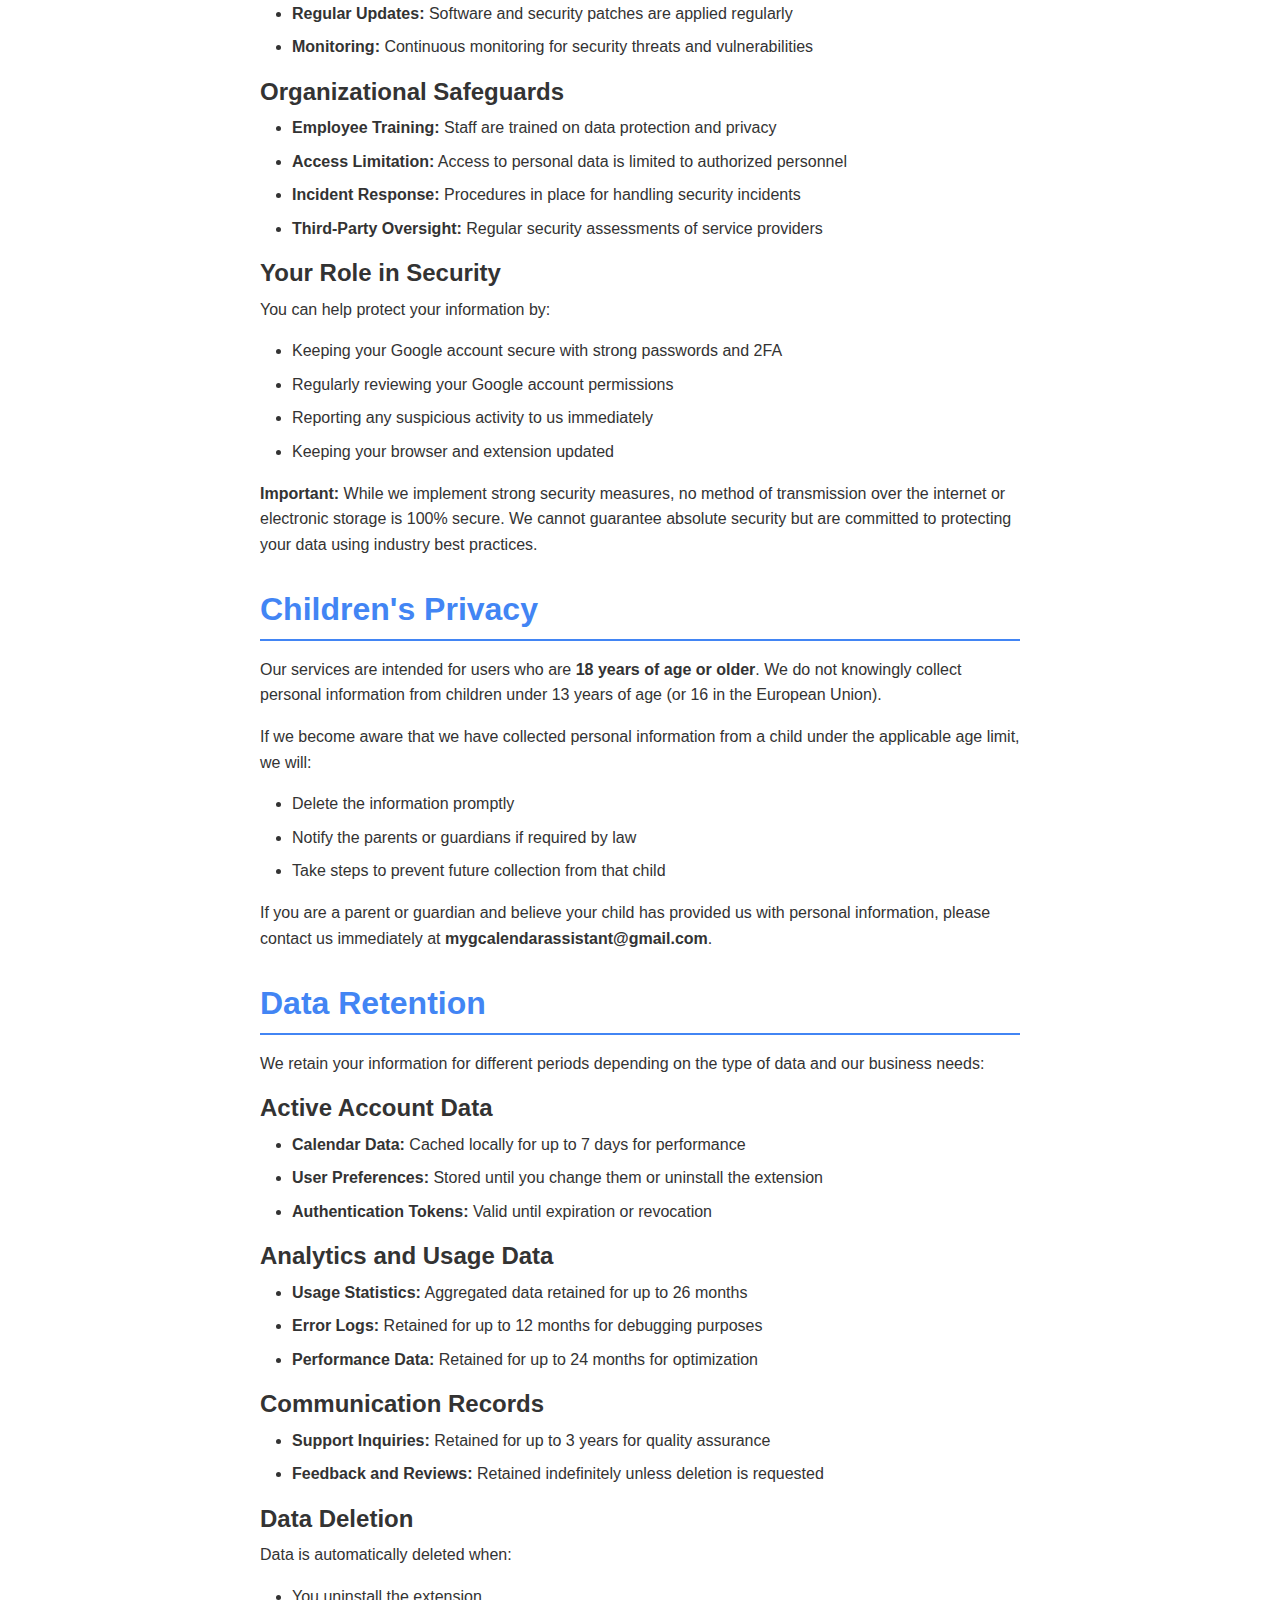
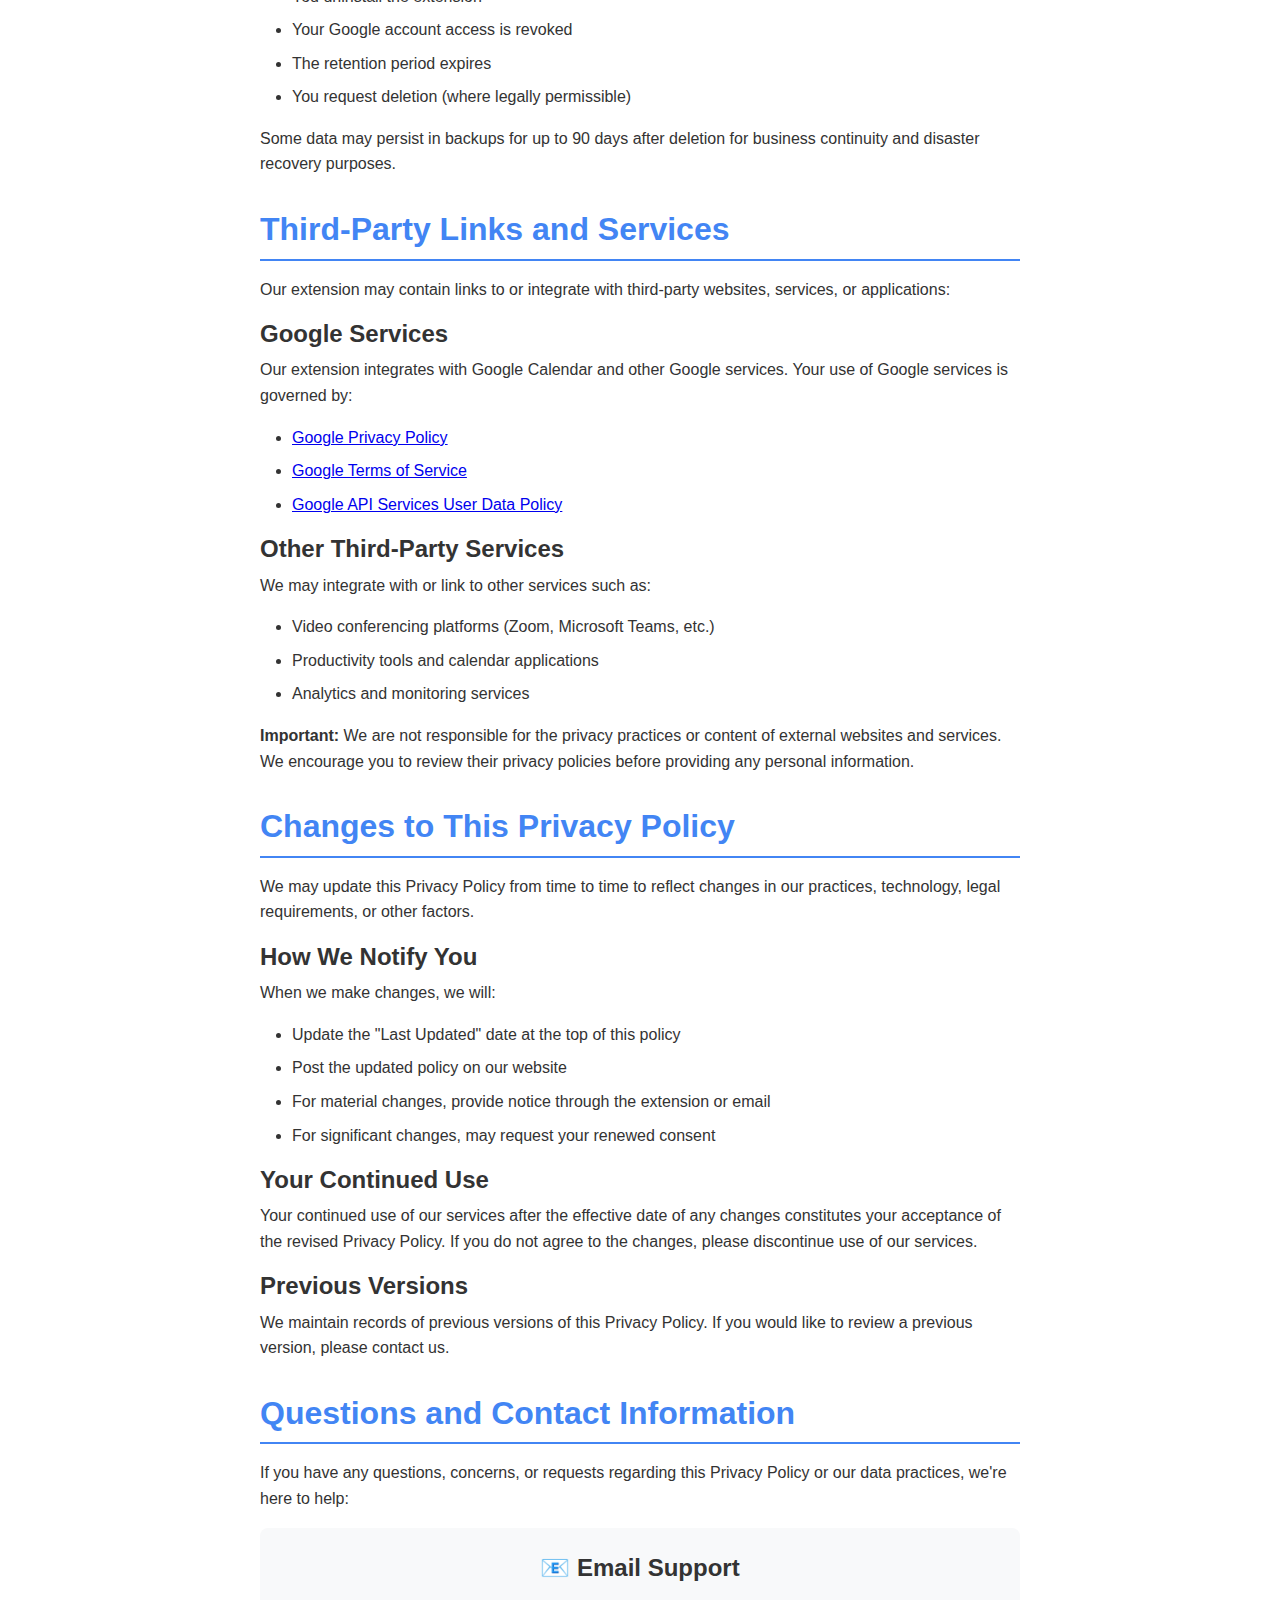
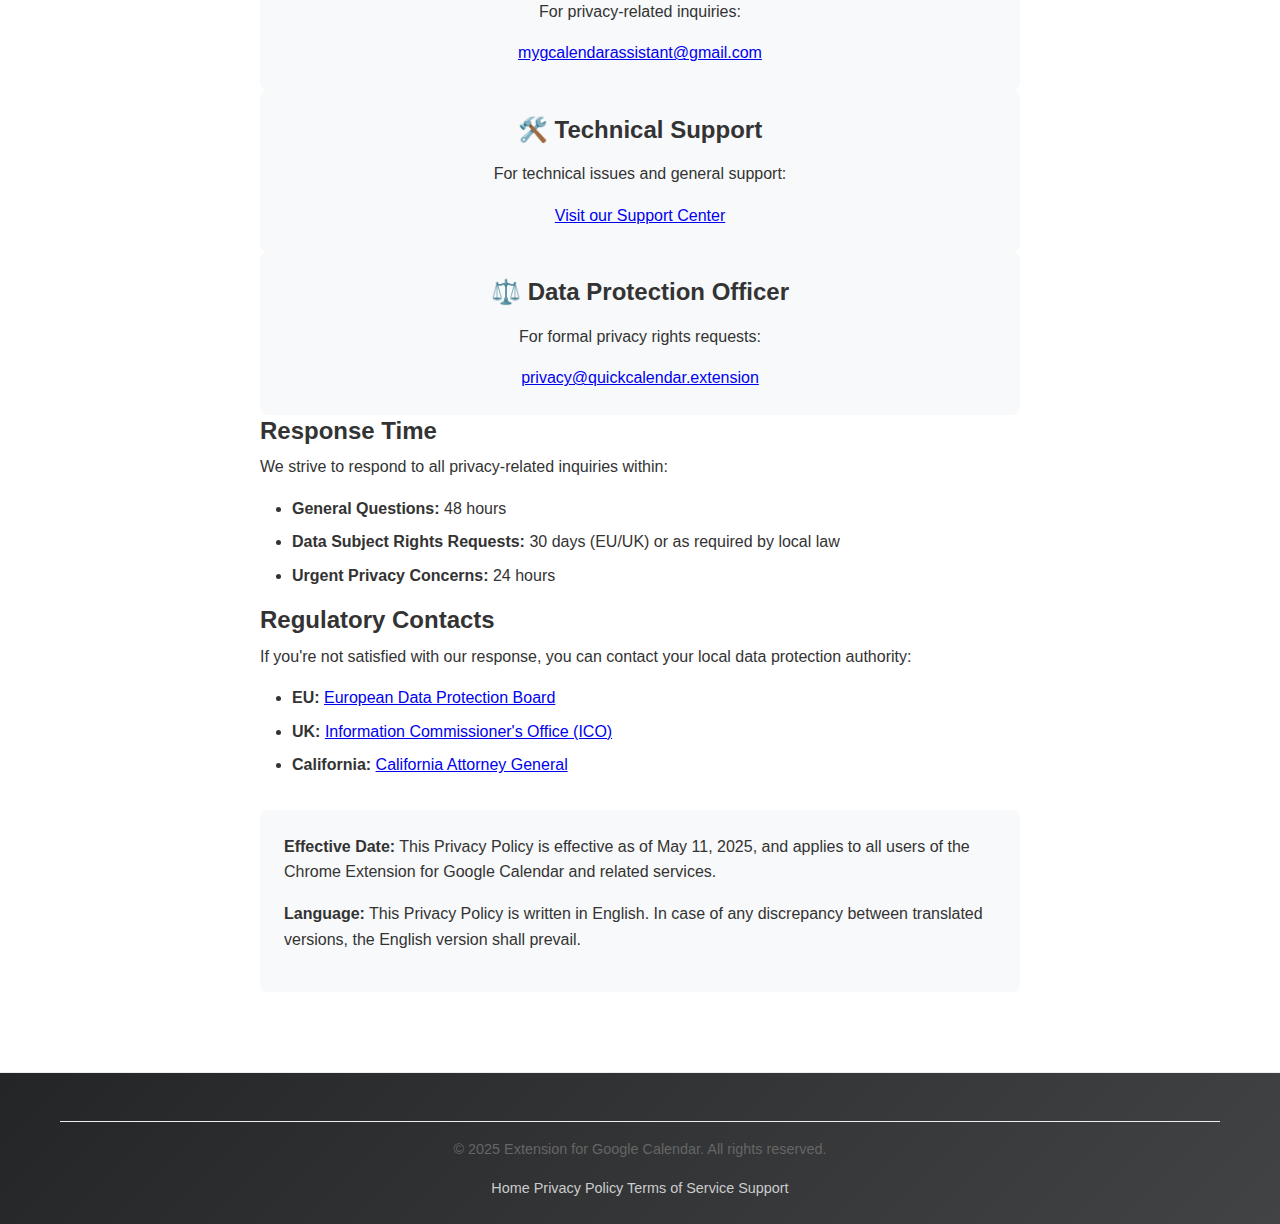
<file: privacy-policy.html>
<!DOCTYPE html>
<html lang="en">
<head>
    <meta charset="UTF-8">
    <meta name="viewport" content="width=device-width, initial-scale=1.0">
    <meta name="description" content="Privacy Policy: Extension for Google Calendar - Learn how we collect, use, and protect your data">
    <meta name="keywords" content="privacy policy, data protection, Extension for Google Calendar, Chrome extension, Google Calendar">
    <title>Privacy Policy - Extension for Google Calendar</title>
    <link rel="stylesheet" href="./css/style.css">
    <link rel="icon" type="image/x-icon" href="./favicon.ico">

    <!-- Canonical URL -->
    <link rel="canonical" href="https://calendar-extension.site/privacy-policy.html">

    <!-- Open Graph Meta Tags -->
    <meta property="og:title" content="Privacy Policy - Extension for Google Calendar">
    <meta property="og:description" content="Learn how Extension for Google Calendar protects your privacy and handles your data">
    <meta property="og:url" content="https://calendar-extension.site/privacy-policy.html">
    <meta property="og:type" content="website">

    <!-- JSON-LD Structured Data -->
    <script type="application/ld+json">
        {
            "@context": "https://schema.org",
            "@type": "WebPage",
            "name": "Privacy Policy - Extension for Google Calendar",
            "description": "Privacy Policy: Extension for Google Calendar",
            "url": "https://calendar-extension.site/privacy-policy.html",
            "inLanguage": "en-US",
            "isPartOf": {
                "@type": "WebSite",
                "name": "Extension for Google Calendar",
                "url": "https://calendar-extension.site"
            }
        }
    </script>
</head>
<body>
<header class="header">
    <nav class="navbar">
        <div class="container">
            <div class="nav-brand">
                <img src="./images/logo.png" alt="Extension for Google Calendar Logo" class="logo">
                <a href="./index.html" class="brand-name">Extension for Google Calendar</a>
            </div>
            <ul class="nav-menu">
                <li><a href="./index.html">Home</a></li>
                <li><a href="./support.html">Support</a></li>
                <li><a href="./terms-of-service.html">Terms</a></li>
            </ul>
            <div class="hamburger">
                <span></span>
                <span></span>
                <span></span>
            </div>
        </div>
    </nav>
</header>

<main class="legal-page">
    <div class="container">
        <div class="legal-header">
            <h1>Privacy Policy</h1>
            <p class="last-updated">Last Updated: <strong>May 11, 2025</strong></p>
            <div class="policy-summary">
                <p>This Privacy Policy explains how Extension for Google Calendar collects, uses, and protects your information when you use our Chrome extension and services.</p>
            </div>
        </div>

        <div class="table-of-contents">
            <h2>Table of Contents</h2>
            <nav class="toc-nav">
                <ul>
                    <li><a href="#principles">Our Principles</a></li>
                    <li><a href="#information-we-collect">Information We Collect</a></li>
                    <li><a href="#how-we-use">How We Use Your Information</a></li>
                    <li><a href="#when-we-disclose">When We Disclose Your Information</a></li>
                    <li><a href="#legal-basis">Legal Basis for Processing</a></li>
                    <li><a href="#analytics">Online Analytics</a></li>
                    <li><a href="#your-rights">Your Rights and Choices</a></li>
                    <li><a href="#international-transfers">International Transfers</a></li>
                    <li><a href="#security">Security Measures</a></li>
                    <li><a href="#children">Children's Privacy</a></li>
                    <li><a href="#data-retention">Data Retention</a></li>
                    <li><a href="#third-party">Third-Party Services</a></li>
                    <li><a href="#changes">Policy Changes</a></li>
                    <li><a href="#contact">Contact Us</a></li>
                </ul>
            </nav>
        </div>

        <section class="legal-section">
            <p class="intro-text">This Privacy Policy ("Policy") explains the information collection, use, and sharing practices of Extension for Google Calendar ("we," "us," and "our").</p>

            <p>Unless otherwise stated, this Policy describes and governs the information collection, use, and sharing practices of Extension for Google Calendar with respect to your use of our Chrome extension and related services ("Services").</p>

            <p><strong>Before you use or submit any information through or in connection with the Services, please carefully review this Privacy Policy.</strong> By using any part of the Services, you understand that your information will be collected, used, and disclosed as outlined in this Privacy Policy.</p>

            <div class="important-notice">
                <p><strong>If you do not agree to this privacy policy, please do not use our Services.</strong></p>
            </div>
        </section>

        <section id="principles" class="legal-section">
            <h2>Our Principles</h2>
            <p>Extension for Google Calendar has designed this policy to be consistent with the following principles:</p>
            <ul class="principle-list">
                <li><strong>Transparency:</strong> Privacy policies should be human-readable and easy to find.</li>
                <li><strong>Simplicity:</strong> Data collection, storage, and processing should be simplified to enhance security, ensure consistency, and improve user understanding.</li>
                <li><strong>User Expectations:</strong> Data practices should meet the reasonable expectations of users.</li>
                <li><strong>Minimal Collection:</strong> We only collect data that is necessary for providing our services.</li>
            </ul>
        </section>

        <section id="information-we-collect" class="legal-section">
            <h2>Information We Collect</h2>
            <p>We collect information in multiple ways to provide and improve our services:</p>

            <h3>Information You Provide Directly to Us</h3>
            <p>You may provide information to us when you:</p>
            <ul>
                <li>Install and set up the Chrome extension</li>
                <li>Connect your Google account for calendar access</li>
                <li>Configure extension settings and preferences</li>
                <li>Contact us for support or provide feedback</li>
                <li>Subscribe to our newsletter or updates</li>
            </ul>
            <p>This may include your name, email address, Google account information, calendar preferences, notification settings, and timezone information.</p>

            <h3>Information That Is Automatically Collected</h3>

            <h4>Google Calendar Data</h4>
            <p>With your explicit permission, we access:</p>
            <ul>
                <li>Calendar events (title, time, location, attendees, description)</li>
                <li>Calendar metadata (calendar names, colors, sharing settings)</li>
                <li>Google Meet links and conference details</li>
                <li>Event reminders and notification preferences</li>
            </ul>

            <h4>Device and Usage Information</h4>
            <p>We may automatically collect:</p>
            <ul>
                <li>Browser type, version, and language settings</li>
                <li>Operating system and device information</li>
                <li>Extension usage patterns and feature interactions</li>
                <li>Error logs and performance data</li>
                <li>Anonymized usage statistics</li>
            </ul>

            <h4>Cookies and Local Storage</h4>
            <p>We use browser storage technologies to:</p>
            <ul>
                <li><strong>Local Storage:</strong> Store your preferences, settings, and cached calendar data</li>
                <li><strong>Session Storage:</strong> Maintain your session and authentication state</li>
                <li><strong>Chrome Storage API:</strong> Sync settings across your Chrome installations</li>
            </ul>

            <div class="info-box">
                <p><strong>Note:</strong> You can manage storage preferences through Chrome's extension settings, but this may affect the extension's functionality.</p>
            </div>

            <h3>Information from Third Parties</h3>
            <p>We may receive information from:</p>
            <ul>
                <li><strong>Google APIs:</strong> Calendar data, user profile information, and authentication details</li>
                <li><strong>Chrome Web Store:</strong> Installation and usage metrics</li>
                <li><strong>Analytics Providers:</strong> Aggregated usage statistics and performance data</li>
            </ul>
        </section>

        <section id="how-we-use" class="legal-section">
            <h2>How We Use Your Information</h2>
            <p>We use your information to provide, maintain, and improve our services:</p>

            <h3>Core Service Functionality</h3>
            <ul>
                <li>Display your calendar events in the extension interface</li>
                <li>Send notifications for upcoming events</li>
                <li>Enable quick access to Google Meet meetings</li>
                <li>Sync your preferences across devices</li>
                <li>Provide multi-account support</li>
            </ul>

            <h3>Service Improvement</h3>
            <ul>
                <li>Analyze usage patterns to improve features</li>
                <li>Debug issues and optimize performance</li>
                <li>Develop new features based on user needs</li>
                <li>Ensure security and prevent fraud</li>
            </ul>

            <h3>Communication</h3>
            <ul>
                <li>Respond to support inquiries and feedback</li>
                <li>Send important service updates and notifications</li>
                <li>Provide technical support and troubleshooting</li>
                <li>Share news about new features (with your consent)</li>
            </ul>

            <h3>Legal and Safety</h3>
            <ul>
                <li>Comply with legal obligations and regulations</li>
                <li>Protect the rights and safety of our users</li>
                <li>Enforce our Terms of Service</li>
                <li>Respond to legal requests and court orders</li>
            </ul>

            <p>We may combine collected data from different sources and use aggregated or de-identified data for research, analytics, and service improvement purposes.</p>
        </section>

        <section id="when-we-disclose" class="legal-section">
            <h2>When We Disclose Your Information</h2>
            <p>We are committed to protecting your privacy and only share your information in limited circumstances:</p>

            <h3>Service Providers and Partners</h3>
            <p>We may share data with trusted third-party service providers who help us:</p>
            <ul>
                <li>Host and maintain our infrastructure</li>
                <li>Provide analytics and usage insights</li>
                <li>Process support requests</li>
                <li>Ensure security and prevent fraud</li>
                <li>Deliver notifications and communications</li>
            </ul>
            <p>These providers are bound by strict confidentiality agreements and can only use your data to provide services to us.</p>

            <h3>Legal Compliance and Protection</h3>
            <p>We may disclose information when necessary to:</p>
            <ul>
                <li>Comply with applicable laws and regulations</li>
                <li>Respond to lawful requests from authorities</li>
                <li>Enforce our Terms of Service or other agreements</li>
                <li>Protect the rights, property, or safety of Extension for Google Calendar, our users, or others</li>
                <li>Prevent fraud, abuse, or illegal activities</li>
            </ul>

            <h3>Business Transfers</h3>
            <p>In the event of a merger, acquisition, or sale of assets, your information may be transferred as part of the business transaction. We will notify you of any such change in ownership or control.</p>

            <h3>With Your Consent</h3>
            <p>We will share your information with third parties when you have given us explicit consent to do so.</p>

            <h3>Aggregated and De-identified Data</h3>
            <p>We may share aggregated, anonymized, or de-identified data that cannot be used to identify you with:</p>
            <ul>
                <li>Researchers and analytics providers</li>
                <li>Partners for product development</li>
                <li>Industry associations for benchmarking</li>
            </ul>

            <div class="important-notice">
                <p><strong>Important:</strong> We never sell your personal information to third parties for marketing purposes.</p>
            </div>
        </section>

        <section id="legal-basis" class="legal-section">
            <h2>Legal Basis for Processing Personal Data</h2>
            <p>Where applicable by law (such as under GDPR), we process your personal data based on the following legal grounds:</p>

            <h3>Contractual Necessity</h3>
            <p>Processing necessary to provide the services you've requested and fulfill our contractual obligations.</p>

            <h3>Legitimate Interests</h3>
            <p>Processing for legitimate business purposes, including:</p>
            <ul>
                <li>Improving our services and user experience</li>
                <li>Ensuring security and preventing fraud</li>
                <li>Providing customer support</li>
                <li>Business development and marketing</li>
            </ul>

            <h3>Legal Compliance</h3>
            <p>Processing required to comply with legal obligations and regulatory requirements.</p>

            <h3>Consent</h3>
            <p>Processing based on your explicit consent, which you can withdraw at any time through your account settings or by contacting us.</p>
        </section>

        <section id="analytics" class="legal-section">
            <h2>Online Analytics</h2>
            <p>We use analytics tools to better understand how our extension is used and to improve user experience:</p>

            <h3>Google Analytics</h3>
            <p>We use Google Analytics to collect anonymized usage data, including:</p>
            <ul>
                <li>Extension installation and usage patterns</li>
                <li>Feature interaction and performance metrics</li>
                <li>Error rates and debugging information</li>
                <li>Geographic distribution of users (country/region level)</li>
            </ul>

            <h3>Chrome Web Store Analytics</h3>
            <p>Google provides analytics about extension installations, ratings, and reviews through the Chrome Web Store platform.</p>

            <div class="opt-out-info">
                <h4>Opt-Out Options</h4>
                <p>You can opt out of analytics tracking by:</p>
                <ul>
                    <li>Installing the <a href="https://tools.google.com/dlpage/gaoptout" target="_blank" rel="noopener">Google Analytics Opt-out Browser Add-on</a></li>
                    <li>Disabling analytics in the extension settings</li>
                    <li>Using Chrome's privacy settings to block tracking</li>
                </ul>
            </div>
        </section>

        <section id="your-rights" class="legal-section">
            <h2>Your Choices and Data Subject Rights</h2>
            <p>You have several options for controlling your information and privacy:</p>

            <h3>Account and Extension Settings</h3>
            <ul>
                <li><strong>Notification Preferences:</strong> Control which notifications you receive</li>
                <li><strong>Data Sync:</strong> Choose what data is synced across devices</li>
                <li><strong>Account Switching:</strong> Manage multiple Google accounts</li>
                <li><strong>Extension Removal:</strong> Uninstall the extension to stop all data collection</li>
            </ul>

            <h3>Communication Preferences</h3>
            <p>Manage your communication preferences by:</p>
            <ul>
                <li>Clicking "unsubscribe" in any email we send</li>
                <li>Contacting us at <strong>mygcalendarassistant@gmail.com</strong></li>
                <li>Adjusting settings in your account dashboard</li>
            </ul>

            <h3>Data Subject Rights (EU/UK Users)</h3>
            <p>If you're located in the European Union or United Kingdom, you have additional rights under GDPR/UK GDPR:</p>

            <div class="rights-grid">
                <div class="right-item">
                    <h4>Right of Access</h4>
                    <p>Request a copy of the personal data we hold about you</p>
                </div>
                <div class="right-item">
                    <h4>Right to Rectification</h4>
                    <p>Request correction of inaccurate or incomplete data</p>
                </div>
                <div class="right-item">
                    <h4>Right to Erasure</h4>
                    <p>Request deletion of your personal data ("right to be forgotten")</p>
                </div>
                <div class="right-item">
                    <h4>Right to Restrict Processing</h4>
                    <p>Request limitation of how we process your data</p>
                </div>
                <div class="right-item">
                    <h4>Right to Data Portability</h4>
                    <p>Request transfer of your data to another service</p>
                </div>
                <div class="right-item">
                    <h4>Right to Object</h4>
                    <p>Object to processing based on legitimate interests</p>
                </div>
            </div>

            <p>To exercise these rights, contact us at <strong>mygcalendarassistant@gmail.com</strong>. You also have the right to lodge a complaint with your local data protection authority.</p>

            <h3>California Privacy Rights (CCPA)</h3>
            <p>California residents have additional rights under the California Consumer Privacy Act:</p>
            <ul>
                <li>Right to know what personal information we collect and how it's used</li>
                <li>Right to delete personal information</li>
                <li>Right to opt-out of the sale of personal information (note: we don't sell personal information)</li>
                <li>Right to non-discrimination for exercising privacy rights</li>
            </ul>
        </section>

        <section id="international-transfers" class="legal-section">
            <h2>International Transfers</h2>
            <p>Your information may be transferred to and processed in countries other than your country of residence, including the United States, where our servers and service providers may be located.</p>

            <p>When we transfer your data internationally, we ensure appropriate safeguards are in place, such as:</p>
            <ul>
                <li>Standard Contractual Clauses approved by the European Commission</li>
                <li>Adequacy decisions by relevant authorities</li>
                <li>Certification schemes and codes of conduct</li>
                <li>Binding corporate rules for internal transfers</li>
            </ul>

            <p>We take steps to ensure that your data receives an adequate level of protection in accordance with this Privacy Policy and applicable data protection laws.</p>
        </section>

        <section id="security" class="legal-section">
            <h2>Security Measures</h2>
            <p>We implement comprehensive security measures to protect your information:</p>

            <h3>Technical Safeguards</h3>
            <ul>
                <li><strong>Encryption:</strong> Data is encrypted in transit using HTTPS/TLS</li>
                <li><strong>Access Controls:</strong> Strict access controls and authentication systems</li>
                <li><strong>Regular Updates:</strong> Software and security patches are applied regularly</li>
                <li><strong>Monitoring:</strong> Continuous monitoring for security threats and vulnerabilities</li>
            </ul>

            <h3>Organizational Safeguards</h3>
            <ul>
                <li><strong>Employee Training:</strong> Staff are trained on data protection and privacy</li>
                <li><strong>Access Limitation:</strong> Access to personal data is limited to authorized personnel</li>
                <li><strong>Incident Response:</strong> Procedures in place for handling security incidents</li>
                <li><strong>Third-Party Oversight:</strong> Regular security assessments of service providers</li>
            </ul>

            <h3>Your Role in Security</h3>
            <p>You can help protect your information by:</p>
            <ul>
                <li>Keeping your Google account secure with strong passwords and 2FA</li>
                <li>Regularly reviewing your Google account permissions</li>
                <li>Reporting any suspicious activity to us immediately</li>
                <li>Keeping your browser and extension updated</li>
            </ul>

            <div class="security-notice">
                <p><strong>Important:</strong> While we implement strong security measures, no method of transmission over the internet or electronic storage is 100% secure. We cannot guarantee absolute security but are committed to protecting your data using industry best practices.</p>
            </div>
        </section>

        <section id="children" class="legal-section">
            <h2>Children's Privacy</h2>
            <p>Our services are intended for users who are <strong>18 years of age or older</strong>. We do not knowingly collect personal information from children under 13 years of age (or 16 in the European Union).</p>

            <p>If we become aware that we have collected personal information from a child under the applicable age limit, we will:</p>
            <ul>
                <li>Delete the information promptly</li>
                <li>Notify the parents or guardians if required by law</li>
                <li>Take steps to prevent future collection from that child</li>
            </ul>

            <p>If you are a parent or guardian and believe your child has provided us with personal information, please contact us immediately at <strong>mygcalendarassistant@gmail.com</strong>.</p>
        </section>

        <section id="data-retention" class="legal-section">
            <h2>Data Retention</h2>
            <p>We retain your information for different periods depending on the type of data and our business needs:</p>

            <h3>Active Account Data</h3>
            <ul>
                <li><strong>Calendar Data:</strong> Cached locally for up to 7 days for performance</li>
                <li><strong>User Preferences:</strong> Stored until you change them or uninstall the extension</li>
                <li><strong>Authentication Tokens:</strong> Valid until expiration or revocation</li>
            </ul>

            <h3>Analytics and Usage Data</h3>
            <ul>
                <li><strong>Usage Statistics:</strong> Aggregated data retained for up to 26 months</li>
                <li><strong>Error Logs:</strong> Retained for up to 12 months for debugging purposes</li>
                <li><strong>Performance Data:</strong> Retained for up to 24 months for optimization</li>
            </ul>

            <h3>Communication Records</h3>
            <ul>
                <li><strong>Support Inquiries:</strong> Retained for up to 3 years for quality assurance</li>
                <li><strong>Feedback and Reviews:</strong> Retained indefinitely unless deletion is requested</li>
            </ul>

            <h3>Data Deletion</h3>
            <p>Data is automatically deleted when:</p>
            <ul>
                <li>You uninstall the extension</li>
                <li>Your Google account access is revoked</li>
                <li>The retention period expires</li>
                <li>You request deletion (where legally permissible)</li>
            </ul>

            <p>Some data may persist in backups for up to 90 days after deletion for business continuity and disaster recovery purposes.</p>
        </section>

        <section id="third-party" class="legal-section">
            <h2>Third-Party Links and Services</h2>
            <p>Our extension may contain links to or integrate with third-party websites, services, or applications:</p>

            <h3>Google Services</h3>
            <p>Our extension integrates with Google Calendar and other Google services. Your use of Google services is governed by:</p>
            <ul>
                <li><a href="https://policies.google.com/privacy" target="_blank" rel="noopener">Google Privacy Policy</a></li>
                <li><a href="https://policies.google.com/terms" target="_blank" rel="noopener">Google Terms of Service</a></li>
                <li><a href="https://developers.google.com/terms/api-services-user-data-policy" target="_blank" rel="noopener">Google API Services User Data Policy</a></li>
            </ul>

            <h3>Other Third-Party Services</h3>
            <p>We may integrate with or link to other services such as:</p>
            <ul>
                <li>Video conferencing platforms (Zoom, Microsoft Teams, etc.)</li>
                <li>Productivity tools and calendar applications</li>
                <li>Analytics and monitoring services</li>
            </ul>

            <div class="third-party-notice">
                <p><strong>Important:</strong> We are not responsible for the privacy practices or content of external websites and services. We encourage you to review their privacy policies before providing any personal information.</p>
            </div>
        </section>

        <section id="changes" class="legal-section">
            <h2>Changes to This Privacy Policy</h2>
            <p>We may update this Privacy Policy from time to time to reflect changes in our practices, technology, legal requirements, or other factors.</p>

            <h3>How We Notify You</h3>
            <p>When we make changes, we will:</p>
            <ul>
                <li>Update the "Last Updated" date at the top of this policy</li>
                <li>Post the updated policy on our website</li>
                <li>For material changes, provide notice through the extension or email</li>
                <li>For significant changes, may request your renewed consent</li>
            </ul>

            <h3>Your Continued Use</h3>
            <p>Your continued use of our services after the effective date of any changes constitutes your acceptance of the revised Privacy Policy. If you do not agree to the changes, please discontinue use of our services.</p>

            <h3>Previous Versions</h3>
            <p>We maintain records of previous versions of this Privacy Policy. If you would like to review a previous version, please contact us.</p>
        </section>

        <section id="contact" class="legal-section">
            <h2>Questions and Contact Information</h2>
            <p>If you have any questions, concerns, or requests regarding this Privacy Policy or our data practices, we're here to help:</p>

            <div class="contact-methods">
                <div class="contact-method">
                    <h3>📧 Email Support</h3>
                    <p>For privacy-related inquiries:</p>
                    <a href="mailto:mygcalendarassistant@gmail.com" class="contact-link">mygcalendarassistant@gmail.com</a>
                </div>

                <div class="contact-method">
                    <h3>🛠️ Technical Support</h3>
                    <p>For technical issues and general support:</p>
                    <a href="./support.html" class="contact-link">Visit our Support Center</a>
                </div>

                <div class="contact-method">
                    <h3>⚖️ Data Protection Officer</h3>
                    <p>For formal privacy rights requests:</p>
                    <a href="mailto:privacy@quickcalendar.extension" class="contact-link">privacy@quickcalendar.extension</a>
                </div>
            </div>

            <h3>Response Time</h3>
            <p>We strive to respond to all privacy-related inquiries within:</p>
            <ul>
                <li><strong>General Questions:</strong> 48 hours</li>
                <li><strong>Data Subject Rights Requests:</strong> 30 days (EU/UK) or as required by local law</li>
                <li><strong>Urgent Privacy Concerns:</strong> 24 hours</li>
            </ul>

            <h3>Regulatory Contacts</h3>
            <p>If you're not satisfied with our response, you can contact your local data protection authority:</p>
            <ul>
                <li><strong>EU:</strong> <a href="https://edpb.europa.eu/about-edpb/board/members_en" target="_blank" rel="noopener">European Data Protection Board</a></li>
                <li><strong>UK:</strong> <a href="https://ico.org.uk/" target="_blank" rel="noopener">Information Commissioner's Office (ICO)</a></li>
                <li><strong>California:</strong> <a href="https://oag.ca.gov/privacy/ccpa" target="_blank" rel="noopener">California Attorney General</a></li>
            </ul>
        </section>

        <div class="legal-footer">
            <p><strong>Effective Date:</strong> This Privacy Policy is effective as of May 11, 2025, and applies to all users of the Chrome Extension for Google Calendar and related services.</p>
            <p><strong>Language:</strong> This Privacy Policy is written in English. In case of any discrepancy between translated versions, the English version shall prevail.</p>
        </div>
    </div>
</main>

<footer class="footer">
    <div class="container">
        <div class="footer-bottom">
            <p>&copy; 2025 Extension for Google Calendar. All rights reserved.</p>
            <div class="footer-links">
                <a href="./index.html">Home</a>
                <a href="./privacy-policy.html">Privacy Policy</a>
                <a href="./terms-of-service.html">Terms of Service</a>
                <a href="./support.html">Support</a>
            </div>
        </div>
    </div>
</footer>

<script src="./js/script.js"></script>
</body>
</html>
</file>
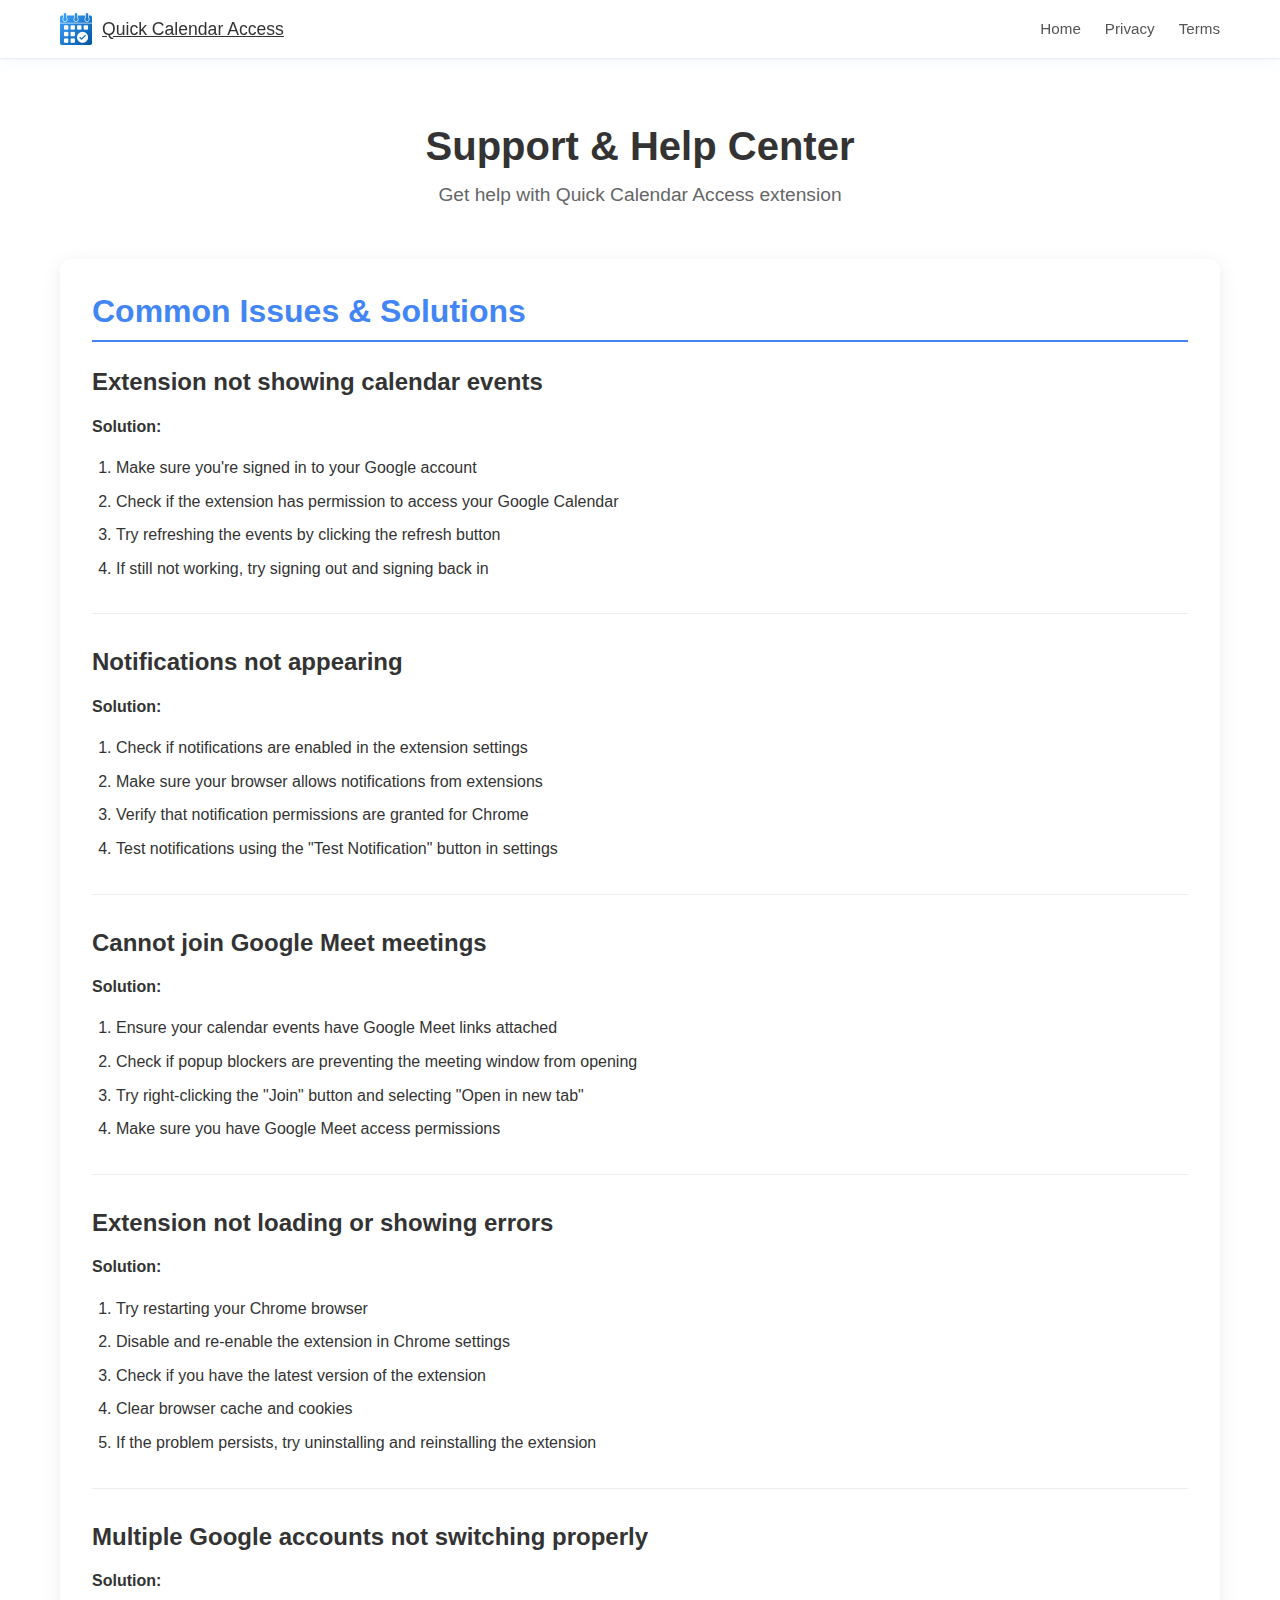
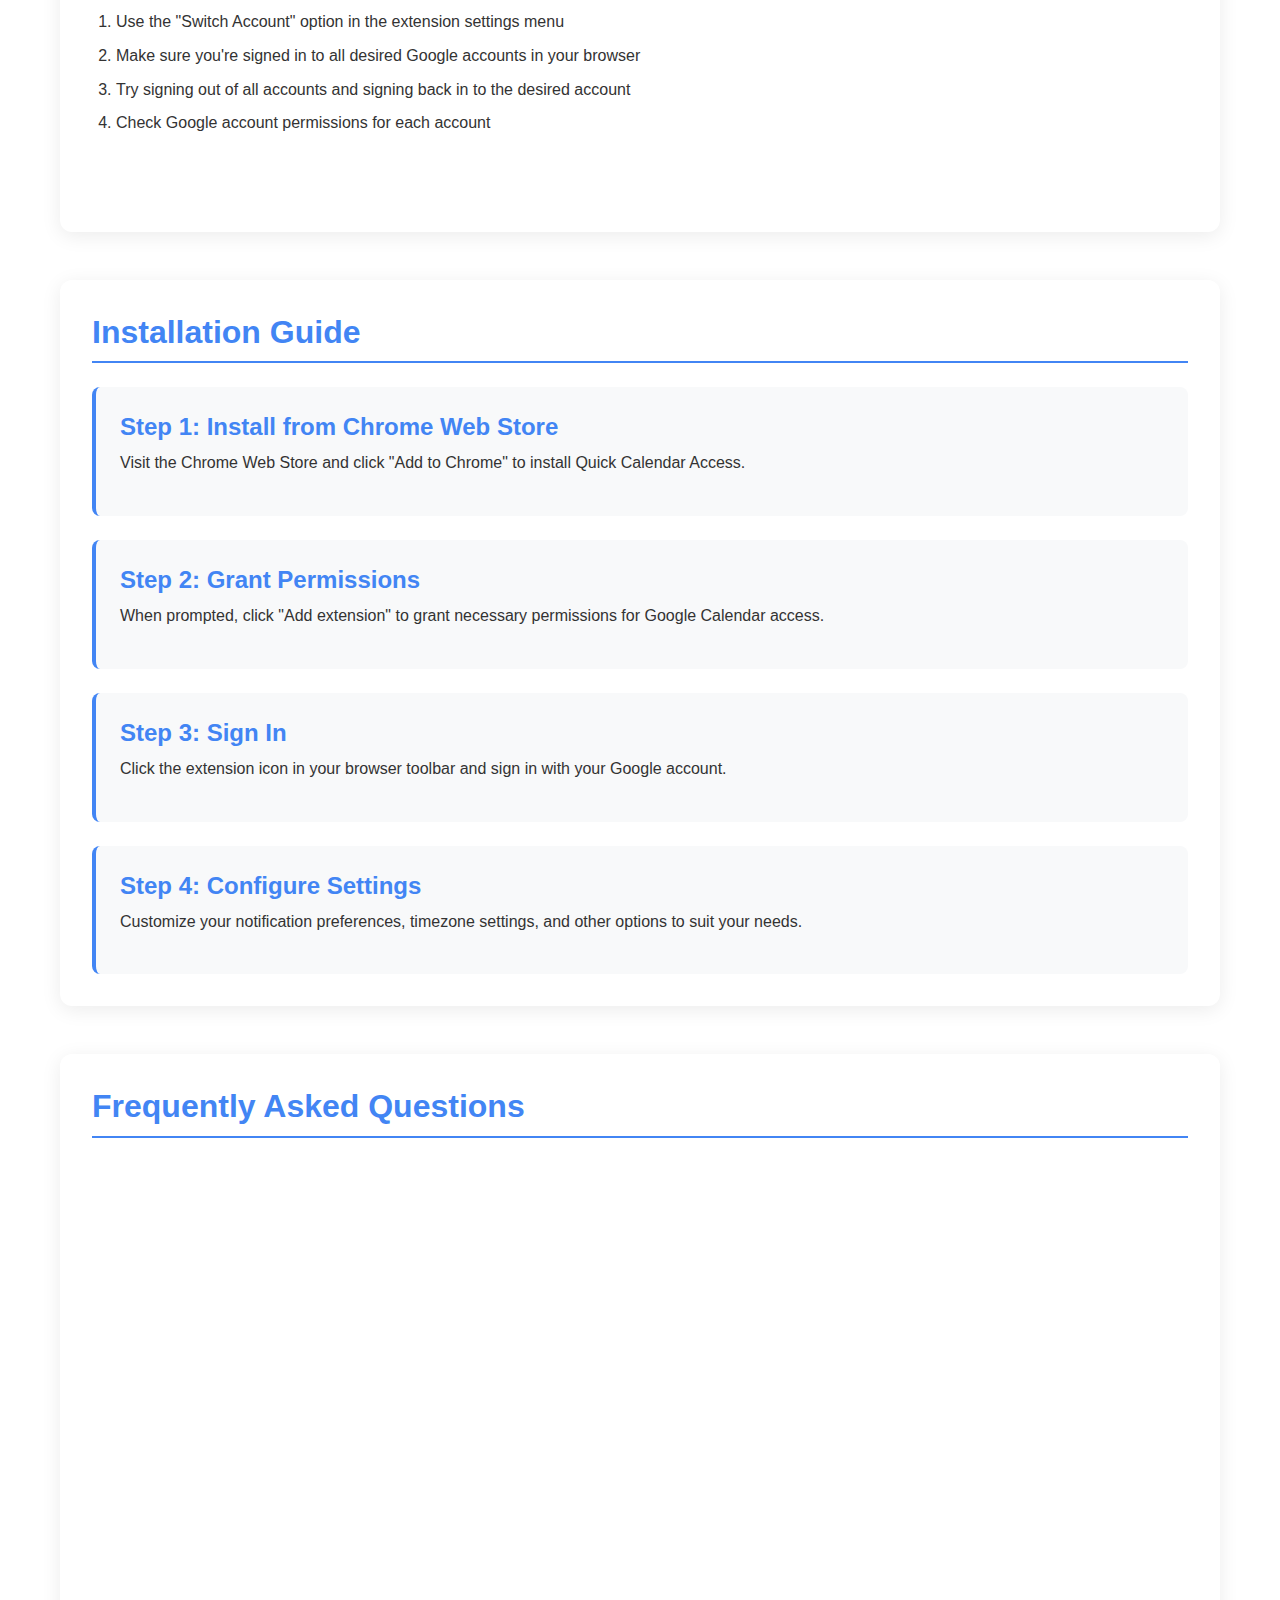
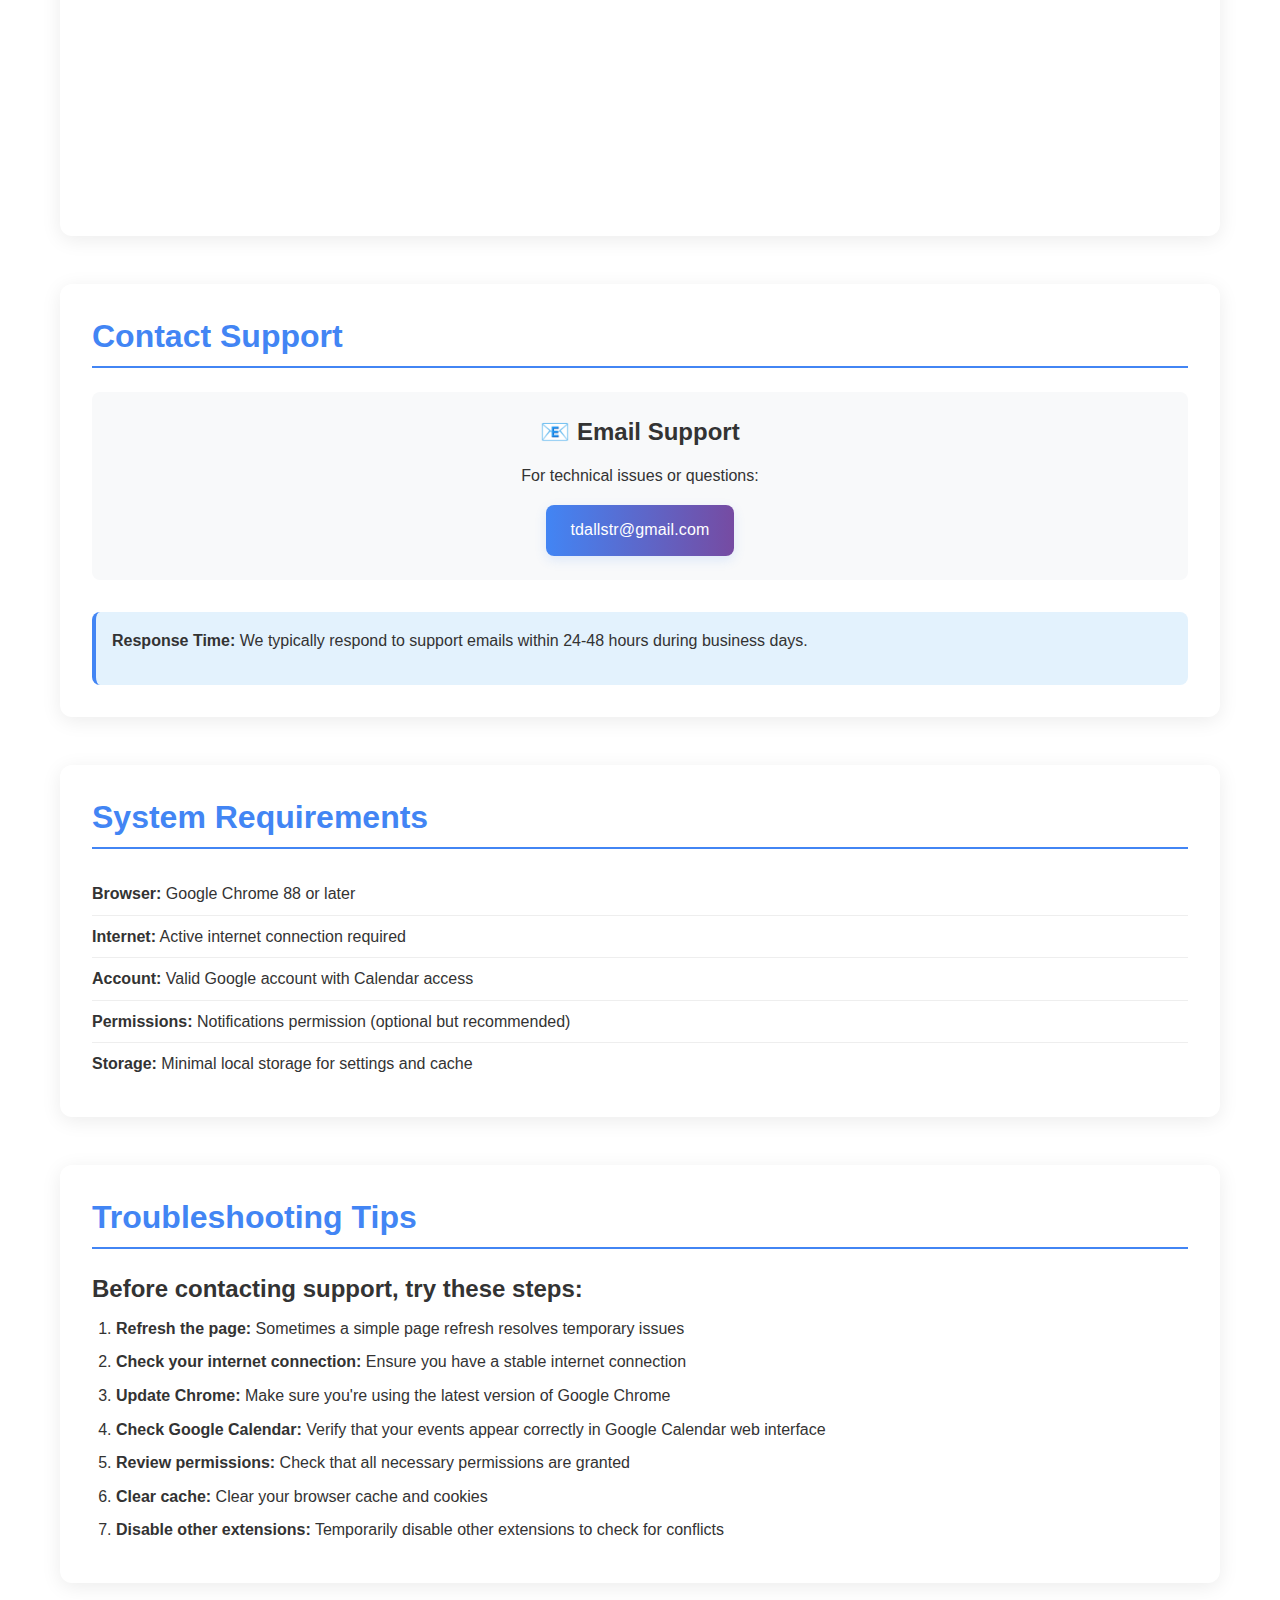
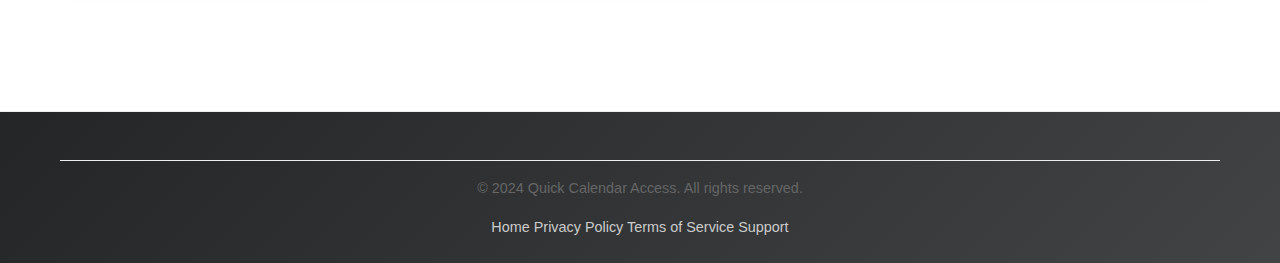
<file: support.html>
<!DOCTYPE html>
<html lang="en">
<head>
    <meta charset="UTF-8">
    <meta name="viewport" content="width=device-width, initial-scale=1.0">
    <meta name="description" content="Support and Help Center for Quick Calendar Access Chrome Extension">
    <title>Support - Quick Calendar Access</title>
    <link rel="stylesheet" href="./css/style.css">
    <link rel="icon" type="image/x-icon" href="./favicon.ico">
</head>
<body>
<header class="header">
    <nav class="navbar">
        <div class="container">
            <div class="nav-brand">
                <img src="./images/logo.png" alt="Quick Calendar Access Logo" class="logo">
                <a href="./index.html" class="brand-name">Quick Calendar Access</a>
            </div>
            <ul class="nav-menu">
                <li><a href="./index.html">Home</a></li>
                <li><a href="./privacy-policy.html">Privacy</a></li>
                <li><a href="./terms-of-service.html">Terms</a></li>
            </ul>
        </div>
    </nav>
</header>

<main class="support-page">
    <div class="container">
        <div class="support-header">
            <h1>Support & Help Center</h1>
            <p>Get help with Quick Calendar Access extension</p>
        </div>

        <div class="support-content">
            <section class="support-section">
                <h2>Common Issues & Solutions</h2>

                <div class="support-item">
                    <h3>Extension not showing calendar events</h3>
                    <div class="support-answer">
                        <p><strong>Solution:</strong></p>
                        <ol>
                            <li>Make sure you're signed in to your Google account</li>
                            <li>Check if the extension has permission to access your Google Calendar</li>
                            <li>Try refreshing the events by clicking the refresh button</li>
                            <li>If still not working, try signing out and signing back in</li>
                        </ol>
                    </div>
                </div>

                <div class="support-item">
                    <h3>Notifications not appearing</h3>
                    <div class="support-answer">
                        <p><strong>Solution:</strong></p>
                        <ol>
                            <li>Check if notifications are enabled in the extension settings</li>
                            <li>Make sure your browser allows notifications from extensions</li>
                            <li>Verify that notification permissions are granted for Chrome</li>
                            <li>Test notifications using the "Test Notification" button in settings</li>
                        </ol>
                    </div>
                </div>

                <div class="support-item">
                    <h3>Cannot join Google Meet meetings</h3>
                    <div class="support-answer">
                        <p><strong>Solution:</strong></p>
                        <ol>
                            <li>Ensure your calendar events have Google Meet links attached</li>
                            <li>Check if popup blockers are preventing the meeting window from opening</li>
                            <li>Try right-clicking the "Join" button and selecting "Open in new tab"</li>
                            <li>Make sure you have Google Meet access permissions</li>
                        </ol>
                    </div>
                </div>

                <div class="support-item">
                    <h3>Extension not loading or showing errors</h3>
                    <div class="support-answer">
                        <p><strong>Solution:</strong></p>
                        <ol>
                            <li>Try restarting your Chrome browser</li>
                            <li>Disable and re-enable the extension in Chrome settings</li>
                            <li>Check if you have the latest version of the extension</li>
                            <li>Clear browser cache and cookies</li>
                            <li>If the problem persists, try uninstalling and reinstalling the extension</li>
                        </ol>
                    </div>
                </div>

                <div class="support-item">
                    <h3>Multiple Google accounts not switching properly</h3>
                    <div class="support-answer">
                        <p><strong>Solution:</strong></p>
                        <ol>
                            <li>Use the "Switch Account" option in the extension settings menu</li>
                            <li>Make sure you're signed in to all desired Google accounts in your browser</li>
                            <li>Try signing out of all accounts and signing back in to the desired account</li>
                            <li>Check Google account permissions for each account</li>
                        </ol>
                    </div>
                </div>
            </section>

            <section class="support-section">
                <h2>Installation Guide</h2>
                <div class="installation-guide">
                    <div class="guide-step">
                        <h3>Step 1: Install from Chrome Web Store</h3>
                        <p>Visit the Chrome Web Store and click "Add to Chrome" to install Quick Calendar Access.</p>
                    </div>
                    <div class="guide-step">
                        <h3>Step 2: Grant Permissions</h3>
                        <p>When prompted, click "Add extension" to grant necessary permissions for Google Calendar access.</p>
                    </div>
                    <div class="guide-step">
                        <h3>Step 3: Sign In</h3>
                        <p>Click the extension icon in your browser toolbar and sign in with your Google account.</p>
                    </div>
                    <div class="guide-step">
                        <h3>Step 4: Configure Settings</h3>
                        <p>Customize your notification preferences, timezone settings, and other options to suit your needs.</p>
                    </div>
                </div>
            </section>

            <section class="support-section">
                <h2>Frequently Asked Questions</h2>

                <div class="faq-item">
                    <h3>Is the extension completely free?</h3>
                    <p>Yes, Quick Calendar Access is completely free to use with no hidden fees or premium features.</p>
                </div>

                <div class="faq-item">
                    <h3>Does the extension work offline?</h3>
                    <p>The extension requires an internet connection to sync with Google Calendar. However, recently cached events may be visible when offline.</p>
                </div>

                <div class="faq-item">
                    <h3>Can I use it with G Suite/Google Workspace accounts?</h3>
                    <p>Yes, the extension works with both personal Google accounts and G Suite/Google Workspace accounts.</p>
                </div>

                <div class="faq-item">
                    <h3>How do I uninstall the extension?</h3>
                    <p>Right-click the extension icon in your browser toolbar and select "Remove from Chrome" or go to Chrome Settings > Extensions and remove it from there.</p>
                </div>

                <div class="faq-item">
                    <h3>Does the extension access my personal data?</h3>
                    <p>The extension only accesses your Google Calendar data to display events. We do not store or share your personal information. Read our <a href="./privacy-policy.html">Privacy Policy</a> for details.</p>
                </div>

                <div class="faq-item">
                    <h3>Why do I need to grant Calendar permissions?</h3>
                    <p>The extension needs read access to your Google Calendar to display your events and send notifications. This is necessary for the core functionality.</p>
                </div>
            </section>

            <section class="support-section">
                <h2>Contact Support</h2>
                <div class="contact-options">
                    <div class="contact-method">
                        <h3>📧 Email Support</h3>
                        <p>For technical issues or questions:</p>
                        <a href="mailto:tdallstr@gmail.com" class="btn btn-primary">tdallstr@gmail.com</a>
                    </div>
                </div>

                <div class="response-time">
                    <p><strong>Response Time:</strong> We typically respond to support emails within 24-48 hours during business days.</p>
                </div>
            </section>

            <section class="support-section">
                <h2>System Requirements</h2>
                <div class="requirements">
                    <ul>
                        <li><strong>Browser:</strong> Google Chrome 88 or later</li>
                        <li><strong>Internet:</strong> Active internet connection required</li>
                        <li><strong>Account:</strong> Valid Google account with Calendar access</li>
                        <li><strong>Permissions:</strong> Notifications permission (optional but recommended)</li>
                        <li><strong>Storage:</strong> Minimal local storage for settings and cache</li>
                    </ul>
                </div>
            </section>

            <section class="support-section">
                <h2>Troubleshooting Tips</h2>
                <div class="troubleshooting">
                    <h3>Before contacting support, try these steps:</h3>
                    <ol>
                        <li><strong>Refresh the page:</strong> Sometimes a simple page refresh resolves temporary issues</li>
                        <li><strong>Check your internet connection:</strong> Ensure you have a stable internet connection</li>
                        <li><strong>Update Chrome:</strong> Make sure you're using the latest version of Google Chrome</li>
                        <li><strong>Check Google Calendar:</strong> Verify that your events appear correctly in Google Calendar web interface</li>
                        <li><strong>Review permissions:</strong> Check that all necessary permissions are granted</li>
                        <li><strong>Clear cache:</strong> Clear your browser cache and cookies</li>
                        <li><strong>Disable other extensions:</strong> Temporarily disable other extensions to check for conflicts</li>
                    </ol>
                </div>
            </section>
        </div>
    </div>
</main>

<footer class="footer">
    <div class="container">
        <div class="footer-bottom">
            <p>&copy; 2024 Quick Calendar Access. All rights reserved.</p>
            <div class="footer-links">
                <a href="./index.html">Home</a>
                <a href="./privacy-policy.html">Privacy Policy</a>
                <a href="./terms-of-service.html">Terms of Service</a>
                <a href="./support.html">Support</a>
            </div>
        </div>
    </div>
</footer>
</body>
</html>
</file>
<file: css/style.css>
/* Reset and Base Styles */
* {
    margin: 0;
    padding: 0;
    box-sizing: border-box;
}

:root {
    --color-primary: #4285f4;
    --color-primary-dark: #2563d8;
    --color-secondary: #764ba2;
    --color-text: #333;
    --color-text-light: #666;
    --color-bg: #fff;
    --color-bg-light: #f8f9fa;
    --color-border: #eee;
    --shadow-sm: 0 2px 4px rgba(0,0,0,0.05);
    --shadow-md: 0 4px 12px rgba(0,0,0,0.08);
    --shadow-lg: 0 8px 24px rgba(0,0,0,0.12);
    --transition: 0.2s ease;
}

html {
    scroll-behavior: smooth;
}

body {
    font-family: 'Montserrat', -apple-system, BlinkMacSystemFont, 'Segoe UI', Roboto, sans-serif;
    line-height: 1.6;
    color: var(--color-text);
    background-color: var(--color-bg);
}

.container {
    max-width: 1200px;
    margin: 0 auto;
    padding: 0 20px;
}

/* Typography */
h1, h2, h3, h4, h5, h6 {
    font-family: 'Montserrat', -apple-system, BlinkMacSystemFont, 'Segoe UI', Roboto, Oxygen, Ubuntu, Cantarell, sans-serif;
    font-weight: 600;
    line-height: 1.3;
    margin-bottom: 0.5em;
}

h1 {
    font-size: 2.5rem;
}

h2 {
    font-size: 2rem;
}

h3 {
    font-size: 1.5rem;
}

p {
    margin-bottom: 1rem;
}

/* Buttons */
.btn {
    display: inline-flex;
    align-items: center;
    gap: 8px;
    padding: 0.8rem 1.5rem;
    border: none;
    border-radius: 8px;
    font-size: 1rem;
    font-weight: 500;
    text-decoration: none;
    cursor: pointer;
    transition: all 0.2s ease;
    text-align: center;
    justify-content: center;
    letter-spacing: 0.01em;
    box-shadow: 0 2px 4px rgba(0,0,0,0.05);
}

.btn-primary {
    background: linear-gradient(90deg, #4285f4 0%, #764ba2 100%);
    color: #fff;
    box-shadow: 0 4px 12px rgba(66, 133, 244, 0.15);
}

.btn-primary:hover {
    background: linear-gradient(90deg, #764ba2 0%, #4285f4 100%);
    transform: translateY(-2px);
    box-shadow: 0 6px 16px rgba(66, 133, 244, 0.25);
}

.btn-secondary {
    background: #fff;
    color: #4285f4;
    border: 1px solid #e0e0e0;
}

.btn-secondary:hover {
    background: #f8f9fa;
    color: #2563d8;
    transform: translateY(-2px);
    box-shadow: 0 4px 12px rgba(0,0,0,0.05);
}

.btn-large {
    padding: 1rem 2rem;
    font-size: 1.1rem;
    font-weight: 600;
    letter-spacing: 0.02em;
}

.btn-large.btn-primary {
    box-shadow: 0 4px 16px rgba(66, 133, 244, 0.2);
}

.btn-large.btn-primary:hover {
    box-shadow: 0 8px 24px rgba(66, 133, 244, 0.3);
}

.btn svg {
    width: 20px;
    height: 20px;
    transition: transform 0.2s ease;
}

.btn:hover svg {
    transform: translateX(2px);
}

/* Header */
.header {
    background: rgba(255,255,255,0.75);
    backdrop-filter: blur(16px);
    box-shadow: 0 2px 16px rgba(66,133,244,0.06);
    border-bottom: 1.5px solid rgba(66,133,244,0.08);
    transition: background 0.3s, box-shadow 0.3s;
    position: fixed;
    top: 0;
    left: 0;
    right: 0;
    z-index: 1000;
}

.navbar {
    padding: 0.8rem 0;
    background: rgba(255,255,255,0.95);
    backdrop-filter: blur(8px);
    box-shadow: 0 1px 3px rgba(0,0,0,0.05);
}

.navbar .container {
    display: flex;
    justify-content: space-between;
    align-items: center;
}

.nav-brand {
    display: flex;
    align-items: center;
    gap: 10px;
}

.logo {
    width: 32px;
    height: 32px;
}

.brand-name {
    font-size: 1.1rem;
    font-weight: 500;
    color: #333;
}

.nav-menu {
    display: flex;
    list-style: none;
    gap: 1.5rem;
}

.nav-menu a {
    text-decoration: none;
    color: #555;
    font-weight: 500;
    font-size: 0.95rem;
    padding: 0.5rem 0;
    position: relative;
    transition: color 0.2s ease;
}

.nav-menu a::after {
    content: '';
    position: absolute;
    bottom: 0;
    left: 0;
    width: 0;
    height: 2px;
    background: #4285f4;
    transition: width 0.2s ease;
}

.nav-menu a:hover {
    color: #4285f4;
}

.nav-menu a:hover::after {
    width: 100%;
}

.hamburger {
    display: none;
    flex-direction: column;
    cursor: pointer;
}

.hamburger span {
    width: 25px;
    height: 3px;
    background: #333;
    margin: 3px 0;
    transition: 0.3s;
}

/* Hero Section */
.hero-bg-svg {
    position: absolute;
    top: 0;
    left: 0;
    width: 100%;
    height: 100%;
    z-index: 0;
    pointer-events: none;
    overflow: hidden;
}

.hero {
    position: relative;
    padding: 140px 0 100px;
    background: linear-gradient(135deg, #667eea 0%, #764ba2 100%);
    color: white;
    overflow: hidden;
}

.hero-grid {
    display: grid;
    grid-template-columns: 1fr 1fr;
    gap: 4rem;
    align-items: center;
    position: relative;
    z-index: 1;
}

@media (max-width: 900px) {
    .hero-grid {
        grid-template-columns: 1fr;
        gap: 2rem;
        text-align: center;
    }
    .hero-content {
        order: 2;
    }
    .hero-image {
        order: 1;
    }
}

.hero-slogan {
    font-size: 1.4rem;
    font-weight: 700;
    margin-bottom: 1.5rem;
    color: #fff;
    letter-spacing: 0.03em;
    text-shadow: 0 2px 12px rgba(66,133,244,0.18);
    opacity: 0.92;
}

.hero-mockup {
    position: relative;
    width: 100%;
    margin: 0;
    padding: 0;
    background: none;
    border: none;
    outline: none;
    box-shadow: none;
}

.hero-mockup:hover {
    box-shadow: 0 16px 64px rgba(66,133,244,0.28);
}

.hero-title {
    font-size: 3rem;
    margin-bottom: 1rem;
    background: linear-gradient(135deg, #ffffff 0%, #e3f2fd 100%);
    background-clip: text;
    -webkit-background-clip: text;
    -webkit-text-fill-color: transparent;
}

.hero-description {
    font-size: 1.2rem;
    margin-bottom: 2rem;
    opacity: 0.9;
}

.hero-buttons {
    display: flex;
    gap: 1rem;
    margin-bottom: 3rem;
}

.hero-stats {
    display: flex;
    gap: 2rem;
}

.stat {
    text-align: center;
}

.stat-number {
    display: block;
    font-size: 1.5rem;
    font-weight: 700;
    color: #fff;
}

.stat-label {
    font-size: 0.9rem;
    opacity: 0.8;
}

.hero-image-container {
    position: relative;
    width: 100%;
    max-width: 600px;
    margin: 0 auto;
    padding: 0;
    background: none;
    border: none;
    outline: none;
    box-shadow: none;
}

.hero-image {
    width: 100%;
    height: auto;
    display: block;
    margin: 0;
    padding: 0;
    border: none !important;
    outline: none !important;
    box-shadow: 0 20px 40px rgba(0, 0, 0, 0.3) !important;
    -webkit-box-shadow: 0 20px 40px rgba(0, 0, 0, 0.3) !important;
    -moz-box-shadow: 0 20px 40px rgba(0, 0, 0, 0.3) !important;
    -webkit-appearance: none;
    -moz-appearance: none;
    appearance: none;
    background: none;
    position: relative;
    z-index: 1;
    border-radius: 12px;
    transform: perspective(1000px) rotateY(-15deg) rotateX(10deg);
    transition: transform 0.3s ease, box-shadow 0.3s ease;
}

.hero-image:hover {
    transform: perspective(1000px) rotateY(-10deg) rotateX(5deg);
    box-shadow: 0 30px 60px rgba(0, 0, 0, 0.4) !important;
    -webkit-box-shadow: 0 30px 60px rgba(0, 0, 0, 0.4) !important;
    -moz-box-shadow: 0 30px 60px rgba(0, 0, 0, 0.4) !important;
}

.extension-preview {
    width: 100%;
    max-width: 400px;
    border-radius: 12px;
    box-shadow: 0 20px 40px rgba(0, 0, 0, 0.3);
    transform: perspective(1000px) rotateY(-15deg) rotateX(10deg);
    transition: transform 0.3s ease;
    border: none !important;
    outline: none !important;
    background: none !important;
}

.extension-preview:hover {
    transform: perspective(1000px) rotateY(-10deg) rotateX(5deg);
}

/* Features Section */
.features {
    padding: 80px 0;
    background: #f8f9fa;
}

.section-title {
    font-size: 2.5rem;
    font-weight: 800;
    letter-spacing: 0.01em;
    margin-bottom: 2.5rem;
    color: #333;
    text-align: center;
    text-shadow: 0 2px 8px rgba(66, 133, 244, 0.06);
}

.features-grid {
    display: grid;
    grid-template-columns: repeat(auto-fit, minmax(300px, 1fr));
    gap: 2rem;
}

.feature-card {
    background: #fff;
    border-radius: 16px;
    box-shadow: 0 4px 20px rgba(0,0,0,0.06);
    padding: 2rem;
    transition: transform 0.2s ease, box-shadow 0.2s ease;
    margin-bottom: 1.5rem;
    position: relative;
    overflow: hidden;
    text-align: left;
}

.feature-card:hover {
    transform: translateY(-5px);
    box-shadow: 0 8px 30px rgba(0,0,0,0.08);
}

.feature-icon {
    margin-bottom: 1.2rem;
    background: #f8f9fa;
    border-radius: 12px;
    padding: 16px;
    display: inline-flex;
    align-items: center;
    justify-content: center;
    transition: background 0.2s ease;
}

.feature-card:hover .feature-icon {
    background: #e8f0fe;
}

.feature-card h3 {
    margin-bottom: 0.8rem;
    color: #333;
    font-size: 1.2rem;
}

.feature-card p {
    color: #666;
    line-height: 1.5;
    font-size: 0.95rem;
}

/* Screenshots Section */
.screenshots {
    padding: 80px 0;
    background: #f8f9fa;
}

.screenshots-grid {
    display: grid;
    grid-template-columns: repeat(auto-fit, minmax(300px, 1fr));
    gap: 2rem;
    margin-top: 2rem;
}

.screenshot-item {
    background: #fff;
    border-radius: 12px;
    overflow: hidden;
    box-shadow: 0 4px 20px rgba(0,0,0,0.06);
    transition: transform 0.2s ease, box-shadow 0.2s ease;
}

.screenshot-item:hover {
    transform: translateY(-5px);
    box-shadow: 0 8px 30px rgba(0,0,0,0.08);
}

.screenshot-item img {
    width: 100%;
    height: auto;
    display: block;
    transition: transform 0.3s ease;
}

.screenshot-item:hover img {
    transform: scale(1.02);
}

.screenshot-item h3 {
    margin: 1.2rem 1.5rem 0.5rem;
    color: #333;
    font-size: 1.1rem;
    font-weight: 500;
}

.screenshot-item p {
    margin: 0 1.5rem 1.5rem;
    color: #666;
    font-size: 0.95rem;
    line-height: 1.5;
}

/* Installation Section */
.installation {
    padding: 80px 0;
    background: #f8f9fa;
    color: #333;
    text-align: center;
}

.installation-description {
    font-size: 1.1rem;
    margin-bottom: 2.5rem;
    color: #666;
    max-width: 600px;
    margin-left: auto;
    margin-right: auto;
}

.installation-steps {
    display: grid;
    grid-template-columns: repeat(auto-fit, minmax(250px, 1fr));
    gap: 2rem;
    margin-bottom: 2.5rem;
}

.step {
    display: flex;
    flex-direction: column;
    align-items: center;
    text-align: center;
    padding: 1.5rem;
    background: #fff;
    border-radius: 12px;
    box-shadow: 0 4px 20px rgba(0,0,0,0.06);
    transition: transform 0.2s ease;
}

.step:hover {
    transform: translateY(-5px);
}

.step-number {
    width: 48px;
    height: 48px;
    background: #4285f4;
    color: #fff;
    border-radius: 50%;
    display: flex;
    align-items: center;
    justify-content: center;
    font-size: 1.2rem;
    font-weight: 600;
    margin-bottom: 1rem;
}

.step-content h3 {
    margin-bottom: 0.5rem;
    font-size: 1.1rem;
}

.step-content p {
    color: #666;
    font-size: 0.95rem;
    line-height: 1.5;
}

/* FAQ Section */
.faq {
    padding: 80px 0;
    background: #fff;
}

.faq-list {
    max-width: 800px;
    margin: 0 auto;
}

.faq-item {
    background: #fff;
    margin-bottom: 1rem;
    border-radius: 12px;
    overflow: hidden;
    box-shadow: 0 2px 8px rgba(0,0,0,0.04);
    transition: all 0.2s ease;
    border: 1px solid #eee;
}

.faq-item:hover {
    box-shadow: 0 4px 12px rgba(0,0,0,0.08);
}

.faq-question {
    padding: 1.2rem 1.5rem;
    cursor: pointer;
    display: flex;
    justify-content: space-between;
    align-items: center;
    background: transparent;
    transition: background-color 0.2s ease;
}

.faq-question:hover {
    background: #f8f9fa;
}

.faq-question h3 {
    margin: 0;
    color: #333;
    font-size: 1.1rem;
    font-weight: 500;
    line-height: 1.4;
}

.faq-toggle {
    width: 24px;
    height: 24px;
    display: flex;
    align-items: center;
    justify-content: center;
    color: #4285f4;
    font-size: 1.2rem;
    transition: transform 0.2s ease;
    flex-shrink: 0;
}

.faq-item.active .faq-toggle {
    transform: rotate(45deg);
}

.faq-answer {
    padding: 0 1.5rem;
    max-height: 0;
    overflow: hidden;
    transition: all 0.3s ease;
    opacity: 0;
}

.faq-item.active .faq-answer {
    padding: 0 1.5rem 1.5rem;
    max-height: 500px;
    opacity: 1;
}

.faq-answer p {
    color: #666;
    margin: 0;
    font-size: 0.95rem;
    line-height: 1.6;
}

.faq-answer a {
    color: #4285f4;
    text-decoration: none;
    transition: color 0.2s ease;
}

.faq-answer a:hover {
    color: #2563d8;
    text-decoration: underline;
}

/* Footer */
.footer {
    background: #f8f9fa !important;
    color: #333;
    padding: 3rem 0 1.5rem;
    border-top: 1px solid #eee;
}

.footer-content {
    display: grid;
    grid-template-columns: repeat(auto-fit, minmax(200px, 1fr));
    gap: 2rem;
    margin-bottom: 2rem;
}

.footer-section h4 {
    margin-bottom: 1rem;
    color: #333;
    font-size: 1rem;
    font-weight: 600;
}

.footer-brand {
    display: flex;
    align-items: center;
    gap: 10px;
    margin-bottom: 1rem;
}

.footer-logo {
    width: 28px;
    height: 28px;
}

.footer-brand-name {
    font-size: 1rem;
    font-weight: 500;
}

.footer-description {
    color: #666;
    line-height: 1.5;
    font-size: 0.9rem;
}

.footer-links {
    list-style: none;
}

.footer-links li {
    margin-bottom: 0.5rem;
}

.footer-links a {
    color: #666;
    text-decoration: none;
    font-size: 0.9rem;
    transition: color 0.2s ease;
}

.footer-links a:hover {
    color: #4285f4;
}

.social-links {
    display: flex;
    gap: 1rem;
}

.social-links a {
    width: 36px;
    height: 36px;
    background: #fff;
    border-radius: 8px;
    display: flex;
    align-items: center;
    justify-content: center;
    color: #666;
    transition: all 0.2s ease;
}

.social-links a:hover {
    background: #4285f4;
    color: #fff;
    transform: translateY(-2px);
}

.footer-bottom {
    border-top: 1px solid #eee;
    padding-top: 1rem;
    text-align: center;
    color: #666;
    font-size: 0.9rem;
}

/* Legal Pages */
.legal-page {
    padding: 120px 0 80px;
    max-width: 800px;
    margin: 0 auto;
}

.legal-page h1 {
    margin-bottom: 1rem;
    color: #333;
}

.last-updated {
    margin-bottom: 2rem;
    color: #666;
    font-style: italic;
}

.legal-section {
    margin-bottom: 2rem;
}

.legal-section h2 {
    margin-bottom: 1rem;
    color: #4285f4;
    border-bottom: 2px solid #4285f4;
    padding-bottom: 0.5rem;
}

.legal-section h3 {
    margin-bottom: 0.5rem;
    color: #333;
}

.legal-section ul, .legal-section ol {
    margin-left: 2rem;
    margin-bottom: 1rem;
}

.legal-section li {
    margin-bottom: 0.5rem;
}

.legal-footer {
    background: #f8f9fa;
    padding: 1.5rem;
    border-radius: 8px;
    margin-top: 2rem;
}

/* Support Page */
.support-page {
    padding: 120px 0 80px;
}

.support-header {
    text-align: center;
    margin-bottom: 3rem;
}

.support-header h1 {
    margin-bottom: 0.5rem;
    color: #333;
}

.support-header p {
    font-size: 1.2rem;
    color: #666;
}

.support-section {
    margin-bottom: 3rem;
    background: white;
    padding: 2rem;
    border-radius: 12px;
    box-shadow: 0 4px 20px rgba(0, 0, 0, 0.08);
}

.support-section h2 {
    margin-bottom: 1.5rem;
    color: #4285f4;
    border-bottom: 2px solid #4285f4;
    padding-bottom: 0.5rem;
}

.support-item {
    margin-bottom: 2rem;
    padding-bottom: 1.5rem;
    border-bottom: 1px solid #eee;
}

.support-item:last-child {
    border-bottom: none;
}

.support-item h3 {
    margin-bottom: 1rem;
    color: #333;
}

.support-answer ol {
    margin-left: 1.5rem;
}

.support-answer li {
    margin-bottom: 0.5rem;
}

.contact-options {
    display: grid;
    grid-template-columns: repeat(auto-fit, minmax(250px, 1fr));
    gap: 2rem;
}

.contact-method {
    text-align: center;
    padding: 1.5rem;
    background: #f8f9fa;
    border-radius: 8px;
}

.contact-method h3 {
    margin-bottom: 1rem;
    color: #333;
}

.response-time {
    margin-top: 2rem;
    padding: 1rem;
    background: #e3f2fd;
    border-radius: 8px;
    border-left: 4px solid #4285f4;
}

.installation-guide {
    display: grid;
    gap: 1.5rem;
}

.guide-step {
    padding: 1.5rem;
    background: #f8f9fa;
    border-radius: 8px;
    border-left: 4px solid #4285f4;
}

.guide-step h3 {
    margin-bottom: 0.5rem;
    color: #4285f4;
}

.requirements ul {
    list-style-type: none;
    margin-left: 0;
}

.requirements li {
    padding: 0.5rem 0;
    border-bottom: 1px solid #eee;
}

.requirements li:last-child {
    border-bottom: none;
}

.troubleshooting ol {
    margin-left: 1.5rem;
}

.troubleshooting li {
    margin-bottom: 0.5rem;
}

/* Responsive Design */
@media (max-width: 768px) {
    .container {
        padding: 0 15px;
    }
    
    .hero-grid {
        grid-template-columns: 1fr;
        gap: 2rem;
        text-align: center;
    }
    
    .nav-menu {
        display: none;
    }
    
    .hamburger {
        display: flex;
    }
}

@media (max-width: 480px) {
    .hero {
        padding: 100px 0 60px;
    }
    
    .btn {
        width: 100%;
        max-width: 300px;
    }
    
    .features-grid,
    .screenshots-grid {
        grid-template-columns: 1fr;
    }
}

/* Animations */
@keyframes fadeInUp {
    from {
        opacity: 0;
        transform: translateY(24px);
    }
    to {
        opacity: 1;
        transform: none;
    }
}

.feature-card,
.screenshot-item,
.step,
.faq-item {
    opacity: 0;
    transform: translateY(24px);
    animation: fadeInUp 0.1s cubic-bezier(.4,2,.6,1) forwards;
    will-change: opacity, transform;
}

.feature-card.visible,
.screenshot-item.visible,
.step.visible,
.faq-item.visible {
    opacity: 1;
    transform: none;
    animation: fadeInUp 0.1s cubic-bezier(.4,2,.6,1) forwards;
}

@media (max-width: 900px), (prefers-reduced-motion: reduce) {
    .feature-card,
    .screenshot-item,
    .step,
    .faq-item {
        opacity: 1 !important;
        animation: none !important;
        transform: none !important;
    }
}

/* Smooth scrolling for older browsers */
@media (prefers-reduced-motion: no-preference) {
    html {
        scroll-behavior: smooth;
    }
}

/* --- THEME TOGGLE --- */
/* --- ТЕМАТИЧЕСКИЕ ПЕРЕМЕННЫЕ --- */
:root {
    --color-bg: #ffffff;
    --color-text: #333;
    --color-card: #f8fafc;
    --color-card2: #e3e9f7;
    --color-primary: #4285f4;
    --color-secondary: #764ba2;
    --color-footer: #232526;
    --color-footer2: #414345;
    --color-link: #4285f4;
    --color-link-hover: #764ba2;
}
body, .features, .faq, .installation, .screenshots, .support-section, .legal-page {
    background: var(--color-bg) !important;
    color: var(--color-text) !important;
    transition: background 0.4s, color 0.4s;
}
.feature-card, .faq-item, .screenshot-item {
    background: linear-gradient(135deg, var(--color-card) 0%, var(--color-card2) 100%) !important;
    color: var(--color-text) !important;
    transition: background 0.4s, color 0.4s;
}
.footer {
    background: linear-gradient(135deg, var(--color-footer) 0%, var(--color-footer2) 100%) !important;
    color: var(--color-text) !important;
    transition: background 0.4s, color 0.4s;
}
.footer-section h4, .footer-links a:hover {
    color: var(--color-link) !important;
}
.footer-links a {
    color: #ccc;
    transition: color 0.3s;
}
.footer-links a:hover {
    color: var(--color-link-hover) !important;
}

/* Оптимизированные анимации */
@media (prefers-reduced-motion: reduce) {
    * {
        animation-duration: 0.01ms !important;
        animation-iteration-count: 1 !important;
        transition-duration: 0.01ms !important;
        scroll-behavior: auto !important;
    }
}

/* Оптимизированные стили для печати */
@media print {
    .header,
    .footer,
    .btn,
    .hero-bg-svg {
        display: none !important;
    }
    
    body {
        color: #000;
        background: #fff;
    }
    
    .container {
        max-width: 100%;
        padding: 0;
    }
}

/* Оптимизированные стили для тёмной темы */
@media (prefers-color-scheme: dark) {
    :root {
        --color-text: #e0e0e0;
        --color-text-light: #a0a0a0;
        --color-bg: #1a1a1a;
        --color-bg-light: #2a2a2a;
        --color-border: #333;
    }
    
    .btn-secondary {
        background: var(--color-bg-light);
        border-color: var(--color-border);
    }
    
    .feature-card,
    .screenshot-item,
    .faq-item {
        background: var(--color-bg-light);
    }
}

/* Оптимизированные стили для высоких DPI экранов */
@media (-webkit-min-device-pixel-ratio: 2), (min-resolution: 192dpi) {
    .hero-image,
    .screenshot-item img {
        image-rendering: -webkit-optimize-contrast;
    }
}
</file>
